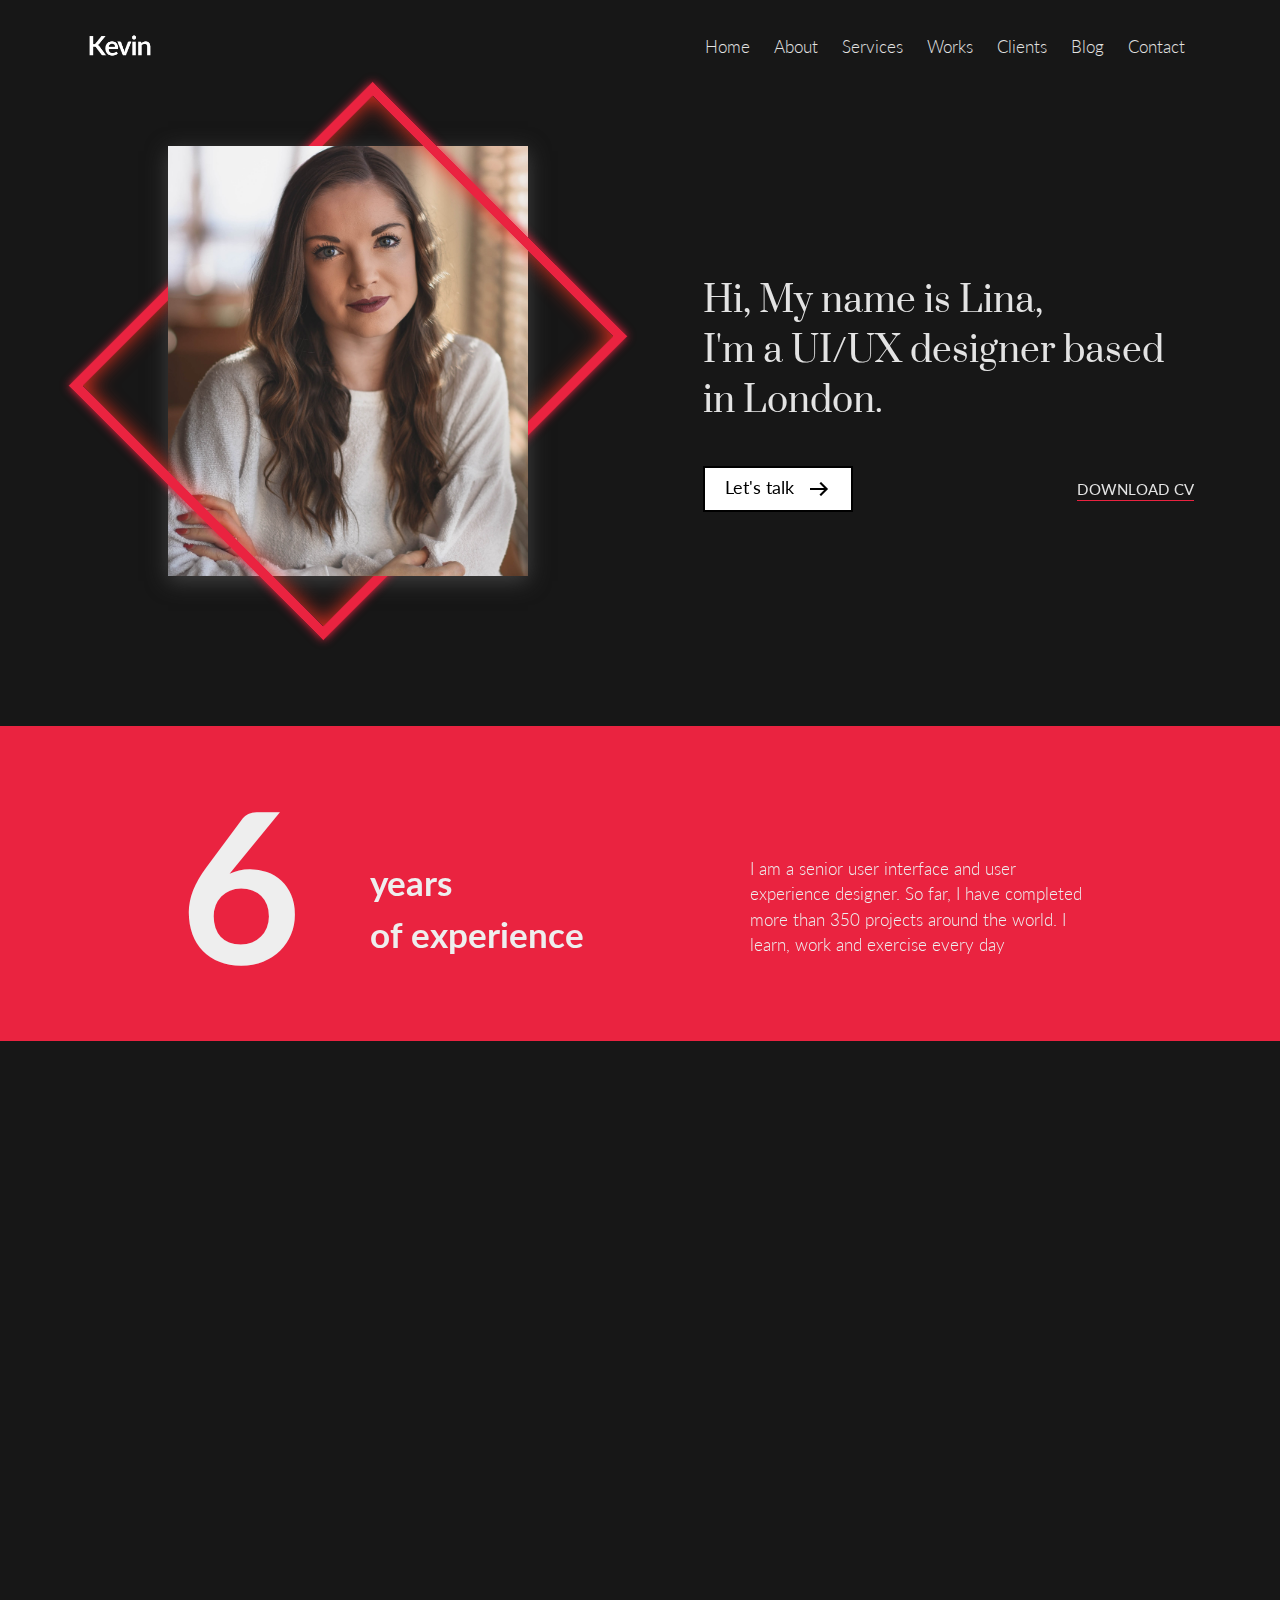
<file: index.html>
<html lang="en">

<head>
    <!-- Page title + Meta tags -->
    <meta charset="UTF-8">
    <meta name="viewport" content="width=device-width, initial-scale=1.0">
    <title>Kevin - Personal web template</title>
    <meta name="description" content="A respansive personal web template using bootstrap 4.5">
    <meta name="keywords" content="">
    <meta name="author" content="EvinCode">


    <!-- Favicon -->
    <link rel="icon" type="image/png" href="icons/favicon.png" />
    <!-- Bootstrap CSS -->
    <link rel="stylesheet" href="css/bootstrap.min.css">
    <!-- OWL SLIDER -->
    <link rel="stylesheet" href="css/owl.theme.default.min.css">
    <link rel="stylesheet" href="css/owl.carousel.min.css">
    <!-- Animate -->
    <link href="css/aos.css" rel="stylesheet">
    <!-- Main Styles -->
    <link rel="stylesheet" href="css/style.css">
    <link rel="stylesheet" href="css/respansive.css">
</head>

<body>
    <div id="home" class="tophead">
        <!-- Header -->
        <header id="myHeader">
            <div class="container">
                <div class="row justify-content-between">
                    <div class="col-3">
                        <!-- Logo -->
                        <div class="logo mt-3" draggable="true">
                            <a href="./index.html" class="lightlogo">
                                <img src="img/logo-light.png" alt="Kevin">
                            </a>
                        </div>
                        <!-- Logo end -->
                    </div>
                    <div class="col-8">
                        <div class="main-menu">
                            <!-- Normal menu -->
                            <div class="normal-menu d-none d-lg-block" draggable="true">
                                <nav>
                                    <ul>
                                        <li>
                                            <a href="#home">Home</a>
                                        </li>
                                        <li>
                                            <a href="#about">About</a>
                                        </li>
                                        <li>
                                            <a href="#services">Services</a>
                                        </li>
                                        <li>
                                            <a href="#works">Works</a>
                                        </li>
                                        <li>
                                            <a href="#clients">Clients</a>
                                        </li>
                                        <li>
                                            <a href="#blog">Blog</a>
                                        </li>
                                        <li>
                                            <a href="#contact">Contact</a>
                                        </li>
                                    </ul>
                                </nav>
                            </div>
                            <!-- Normal menu end -->
                            <!-- Mobile menu -->
                            <div class="mobile-menu d-lg-none">
                                <div id="mySidenav" class="sidenav">
                                    <a href="javascript:void(0)" class="closebtn" onclick="closeNav()">&times;</a>
                                    <a href="#home">Home</a>
                                    <a href="#about">About</a>
                                    <a href="#services">Services</a>
                                    <a href="#works">Works</a>
                                    <a href="#clients">Clients</a>
                                    <a href="#blog">Blog</a>
                                    <a href="#contact">Contact</a>
                                </div>
                                <div class="ui-menu" draggable="true" onclick="openNav()">
                                    <img class="mt-3" src="icons/menu.png">
                                </div>
                            </div>
                            <!-- Mobile menu end -->
                        </div>
                    </div>
                </div>
            </div>
        </header>
        <!-- Header end -->
        <!-- Home Section -->
        <section id="home">
            <div class="container pd-home">
                <div class="row">
                    <div class="col-xl-1"></div>
                    <div class="col-12 col-lg-5 col-xl-4">
                        <div id="design" data-aos="fade-up">

                            <img src="img/Photome.jpg">

                            <div id=rotatedBorder></div>

                            <div class=grid>
                                <div data-white></div>
                                <div></div>
                                <div></div>
                                <div data-white></div>
                            </div>

                            <div id=blend>
                                <img src="img/Photome.jpg">
                                <div class=grid>
                                    <div></div>
                                    <div data-white></div>
                                    <div data-white></div>
                                    <div></div>
                                </div>
                            </div>

                        </div>
                    </div>
                    <div class="col-lg-1"></div>
                    <div class="col-12 col-lg-6" data-aos="fade-up">
                        <div class="textHead mx-3 ml-lg-5">
                            <h1>Hi, My name is Lina,<br/>I'm a UI/UX designer based<br/>in London.</h1>
                            <div class="linksHead mt-4">
                                <button class="mt-3 float-sm-left" onclick="btnLinkFun()">Let's talk <img src="icons/right.png" class="py-1"></button>
                                <a href="#" class="mt-4 float-sm-right pt-1">DOWNLOAD CV</a>
                            </div>
                        </div>
                    </div>
                </div>
            </div>
        </section>
        <!-- Home section end -->
    </div>
    <!-- About section -->
    <section id="about">
        <div class="container" data-aos="fade-up">
            <div class="row">
                <div class="col-lg"></div>
                <div class="col-12 col-sm-4 col-md-3 col-lg-2">
                    <div class="ex-number">
                        6
                    </div>
                </div>
                <div class="col-12 col-sm-8 col-md-5 col-lg-4">
                    <div class="ex-text">
                        years<br class="d-none d-sm-block" /> of experience
                    </div>
                </div>
                <div class="col-12 col-md-4 col-lg-4">
                    <div class="about-me">
                        <p>I am a senior user interface and user experience designer. So far, I have completed more than 350 projects around the world. I learn, work and exercise every day</p>
                    </div>
                </div>
                <div class="col-lg"></div>
            </div>
        </div>
    </section>
    <!-- About section end -->
    <!-- Services Section -->
    <section id="services">
        <div class="container">
            <div class="row">
                <div class="col-12">
                    <div class="section-title" data-aos="fade-up">
                        <h2>My Services</h2>
                    </div>
                </div>
            </div>
            <div class="row">
                <div class="col-12 col-md-4" data-aos="zoom-in">
                    <div class="service-box">
                        <div class="service-icon">
                            <img src="icons/html.svg">
                        </div>
                        <h3 class="mt-4">Front-end development</h3>
                        <p class="mt-2">I will develop your business website from zero to one hundred francs. With JavaScript, React, Angular</p>
                    </div>
                </div>
                <div class="col-12 col-md-4" data-aos="zoom-in">
                    <div class="service-box">
                        <div class="service-icon">
                            <img src="icons/browser (1).svg">
                        </div>
                        <h3 class="mt-4">UX design</h3>
                        <p class="mt-2">Create a lasting and great experience for your product customers. Increase your sales and engage with them</p>
                    </div>
                </div>
                <div class="col-12 col-md-4" data-aos="zoom-in">
                    <div class="service-box">
                        <div class="service-icon">
                            <img src="icons/design.svg">
                        </div>
                        <h3 class="mt-4">Graphic design</h3>
                        <p class="mt-2">I can do digital design in all styles with high quality. Beautiful and efficient for your business</p>
                    </div>
                </div>
            </div>
        </div>
    </section>
    <!-- Services Section end -->
    <!-- Works section  -->
    <section id="works">
        <div class="container">
            <div class="row">
                <div class="col-12">
                    <div class="section-title" data-aos="fade-up">
                        <h2>Feature works</h2>
                    </div>
                </div>
            </div>
            <div class="row">
                <div class="col-12 col-md-6 col-lg-4" data-aos="zoom-out">
                    <div class="awork">
                        <a href="./work-detail.html">
                            <img src="img/work (1).jpg" alt="Project">
                            <div class="overlay">
                                <div class="textwork">Graphic design project</div>
                            </div>
                        </a>
                    </div>
                </div>
                <div class="col-12 col-md-6 col-lg-4" data-aos="zoom-out">
                    <div class="awork">
                        <a href="./work-detail.html">
                            <img src="img/work (2).jpg" alt="Project">
                            <div class="overlay">
                                <div class="textwork">Banner design project</div>
                            </div>
                        </a>
                    </div>
                </div>
                <div class="col-12 col-md-6 col-lg-4" data-aos="zoom-out">
                    <div class="awork">
                        <a href="./work-detail.html">
                            <img src="img/work (3).jpg" alt="Project">
                            <div class="overlay">
                                <div class="textwork">UI/UX design for Envato</div>
                            </div>
                        </a>
                    </div>
                </div>
                <div class="col-12 col-md-6 col-lg-4" data-aos="zoom-out">
                    <div class="awork">
                        <a href="./work-detail.html">
                            <img src="img/work (4).jpg" alt="Project">
                            <div class="overlay">
                                <div class="textwork">EvinCode web design</div>
                            </div>
                        </a>
                    </div>
                </div>
                <div class="col-12 col-md-6 col-lg-4" data-aos="zoom-out">
                    <div class="awork">
                        <a href="./work-detail.html">
                            <img src="img/work (5).jpg" alt="Project">
                            <div class="overlay">
                                <div class="textwork">Web development</div>
                            </div>
                        </a>
                    </div>
                </div>
                <div class="col-12 col-md-6 col-lg-4" data-aos="zoom-out">
                    <div class="awork">
                        <a href="./work-detail.html">
                            <img src="img/work (6).jpg" alt="Project">
                            <div class="overlay">
                                <div class="textwork">Hello World</div>
                            </div>
                        </a>
                    </div>
                </div>
            </div>
            <div class="row">
                <div class="col-12">
                    <div class="viewmore">
                        <a href="./works.html" data-aos="fade-up"> View more </a>
                    </div>
                </div>
            </div>
        </div>
    </section>
    <!-- Works section end -->
    <!-- Clients section -->
    <section id="clients">
        <div class="container">
            <div class="row">
                <div class="col-12">
                    <div class="sectitle-two" data-aos="fade-up">
                        <h2>Clients say</h2>
                    </div>
                </div>
            </div>
            <div class="row">
                <div class="col-12">
                    <div class="owl-carousel">
                        <div data-aos="fade-up" data-aos-anchor-placement="bottom-bottom">
                            <div class="client">
                                <img src="img/clientsme (1).jpg" alt="Alex" width="75px" height="75px">
                                <h4 class="mt-3">Alex Joury</h4>
                                <small class="client-job my-1">Digital marketer</small>
                                <p class="my-2">Lina is a very professional person and she helped us a lot. Wishing you a lot of success for dear Lina</p>
                            </div>
                        </div>
                        <div data-aos="fade-up" data-aos-anchor-placement="bottom-bottom">
                            <div class="client">
                                <img src="img/client (1).jpg" alt="Alex" width="75px" height="75px">
                                <h4 class="mt-3">Helia Yousefi</h4>
                                <small class="client-job my-1">Software Engineer at Google</small>
                                <p class="my-2">We had a great and exciting project. We had a good cooperation and they are very responsible and professional</p>
                            </div>
                        </div>
                        <div data-aos="fade-up" data-aos-anchor-placement="bottom-bottom">
                            <div class="client">
                                <img src="img/client (2).jpg" alt="Alex" width="75px" height="75px">
                                <h4 class="mt-3">Patrick Powell</h4>
                                <small class="client-job my-1">CEO of coca</small>
                                <p class="my-2">She is very committed and regular in her work. We had more than 5 big projects together.</p>
                            </div>
                        </div>

                        <div data-aos="fade-up" data-aos-anchor-placement="bottom-bottom">
                            <div class="client">
                                <img src="img/client (3).jpg" alt="Alex" width="75px" height="75px">
                                <h4 class="mt-3">Conor Livingston</h4>
                                <small class="client-job my-1">Founder of EvinCode</small>
                                <p class="my-2">We had a great and exciting project. We had a good cooperation and they are very responsible and professional</p>
                            </div>
                        </div>
                    </div>
                </div>
            </div>
        </div>
    </section>
    <!-- Clients section end -->
    <!-- Blog Section -->
    <section id="blog">
        <div class="container">
            <div class="row">
                <div class="col-12">
                    <div class="section-title" data-aos="fade-up">
                        <h2>Latest post</h2>
                    </div>
                </div>
            </div>
            <div class="row">
                <div class="col-12 col-sm-6 col-md-4" data-aos="zoom-out">
                    <div class="blogpost pb-3">
                        <figure>
                            <img src="img/blog (1).jpg" alt="">
                        </figure>
                        <div class="pbox">
                            <div class="post-date">
                                <img src="icons/event.svg" class="mr-1"> June 02, 2020
                            </div>
                            <h3 class="mt-3">
                                <a href="./post-detail.html">Remote working tips for UX design teams</a>
                            </h3>
                        </div>
                    </div>
                </div>
                <div class="col-12 col-sm-6 col-md-4" data-aos="zoom-out">
                    <div class="blogpost pb-3">
                        <figure>
                            <img src="img/blog (2).jpg" alt="">
                        </figure>
                        <div class="pbox">
                            <div class="post-date">
                                <img src="icons/event.svg" class="mr-1"> June 02, 2020
                            </div>
                            <h3 class="mt-3">
                                <a href="./post-detail.html">Finding Animation’s Place in Web Design</a>
                            </h3>
                        </div>
                    </div>
                </div>
                <div class="col-12 col-sm-6 col-md-4" data-aos="zoom-out">
                    <div class="blogpost pb-3">
                        <figure>
                            <img src="img/blog (3).jpg" alt="">
                        </figure>
                        <div class="pbox">
                            <div class="post-date">
                                <img src="icons/event.svg" class="mr-1"> June 02, 2020
                            </div>
                            <h3 class="mt-3">
                                <a href="./post-detail.html">How to Design Your Site to Make it Super-fast</a>
                            </h3>
                        </div>
                    </div>
                </div>
            </div>
            <div class="row">
                <div class="col-12">
                    <div class="viewmore" data-aos="fade-up">
                        <a href="./Blog.html"> View more </a>
                    </div>
                </div>
            </div>
        </div>
    </section>
    <!-- Blog Section end -->

    <!-- Contact Section -->
    <section id="contact">
        <div class="container">
            <div class="row pcnt pb-4">
                <div class="col-lg"></div>
                <div class="col-12 col-md-7 col-lg-6">
                    <div class="talk-sec" data-aos="fade-up">
                        <h2>Let's talk together.<br class="d-none d-md-block" /> I'm ready to talk with you</h2>
                        <p class="py-1">You can use contact form or use other way to contact me. I'll happy to talk with you. Are you ready to start a project with me?</p>
                    </div>
                </div>
                <div class="col-12 col-md-5 col-lg-4">
                    <div class="contact-box mb-4" data-aos="zoom-out">
                        <ul>
                            <li>
                                <img src="icons/mail-white-24dp.svg" class="mr-1"> hi@linatheme.com
                            </li>
                            <li>
                                <img src="icons/phone-white-24dp.svg" class="mr-1"> +1-5429-301
                            </li>
                            <li>
                                <img src="icons/location_on-white-24dp.svg" class="mr-1"> London, UK
                            </li>
                        </ul>
                    </div>
                </div>
                <div class="col-lg"></div>
            </div>
            <div class="row" data-aos="fade-up">
                <div class="col"></div>
                <div class="col-10">
                    <form action="" class="contact-form">
                        <input type="text" name="fullname" id="name" placeholder="Your Name">
                        <input type="email" name="email" id="email" placeholder="Your Email">
                        <input type="text" name="subject" id="subject" placeholder="Subject">
                        <textarea name="message" id="message" cols="30" rows="5" placeholder="Your message"></textarea>
                        <input type="submit" id="submit" value="Send message">
                    </form>
                </div>
                <div class="col"></div>
            </div>
        </div>
    </section>
    <!-- Contact Section end -->

    <!-- Footer -->
    <footer id="footerlina">
        <div class="container">
            <div class="row">
                <div class="col-12">
                    <div class="footercontent" data-aos="zoom-in-up">
                        <div class="logo pt-5 pb-4" draggable="true">
                            <a href="#" class="lightlogo">
                                <img src="img/logo-light.png" alt="Kevin">
                            </a>
                        </div>
                        <ul class="fo-socialmedia">
                            <li>
                                <a href="#"><img src="icons/twitter.svg" alt="twitter"></a>
                            </li>
                            <li>
                                <a href="#"><img src="icons/instagram.svg" alt="instagram"></a>
                            </li>
                            <li>
                                <a href="#"><img src="icons/facebook.svg" alt="facebook"></a>
                            </li>
                        </ul>
                        <div class="copyright pt-2 pb-4">
                            ℗ 2020 Kevin theme, Created by EvinCode
                        </div>
                    </div>
                </div>
            </div>
        </div>
    </footer>
    <!-- Footer end -->
    <!-- Optional JavaScript -->
    <!-- jQuery first, then Popper.js, then Bootstrap JS -->
    <script src="js/jquery-3.5.1.slim.min.js"></script>
    <script src="js/popper.min.js"></script>
    <script src="js/bootstrap.min.js"></script>
    <!-- OWL SLIDER -->
    <script src="js/owl.carousel.min.js"></script>
    <!-- Animate -->
    <script src="js/aos.js"></script>
    <script>
        /* Mobile menu */
        function openNav() {
            document.getElementById("mySidenav").style.width = "250px";
        }

        function closeNav() {
            document.getElementById("mySidenav").style.width = "0";
        }

        /* Clients Slider */
        $(document).ready(function() {
            $('.owl-carousel').owlCarousel({
                loop: true,
                margin: 20,
                nav: true,
                responsive: {
                    0: {
                        items: 1
                    },
                    600: {
                        items: 2
                    },
                    1000: {
                        items: 3
                    }
                }
            })

        });

        // Header sticky
        window.onscroll = function() {
            myFunction()
        };
        var header = document.getElementById("myHeader");
        var sticky = header.offsetTop;

        function myFunction() {
            if (window.pageYOffset > sticky) {
                header.classList.add("headersticky");
            } else {
                header.classList.remove("headersticky");
            }
        }


        // button link to contact section
        function btnLinkFun() {
            window.location.href = '/index.html#contact';
        }
        AOS.init();
    </script>
</body>

</html>
</file>
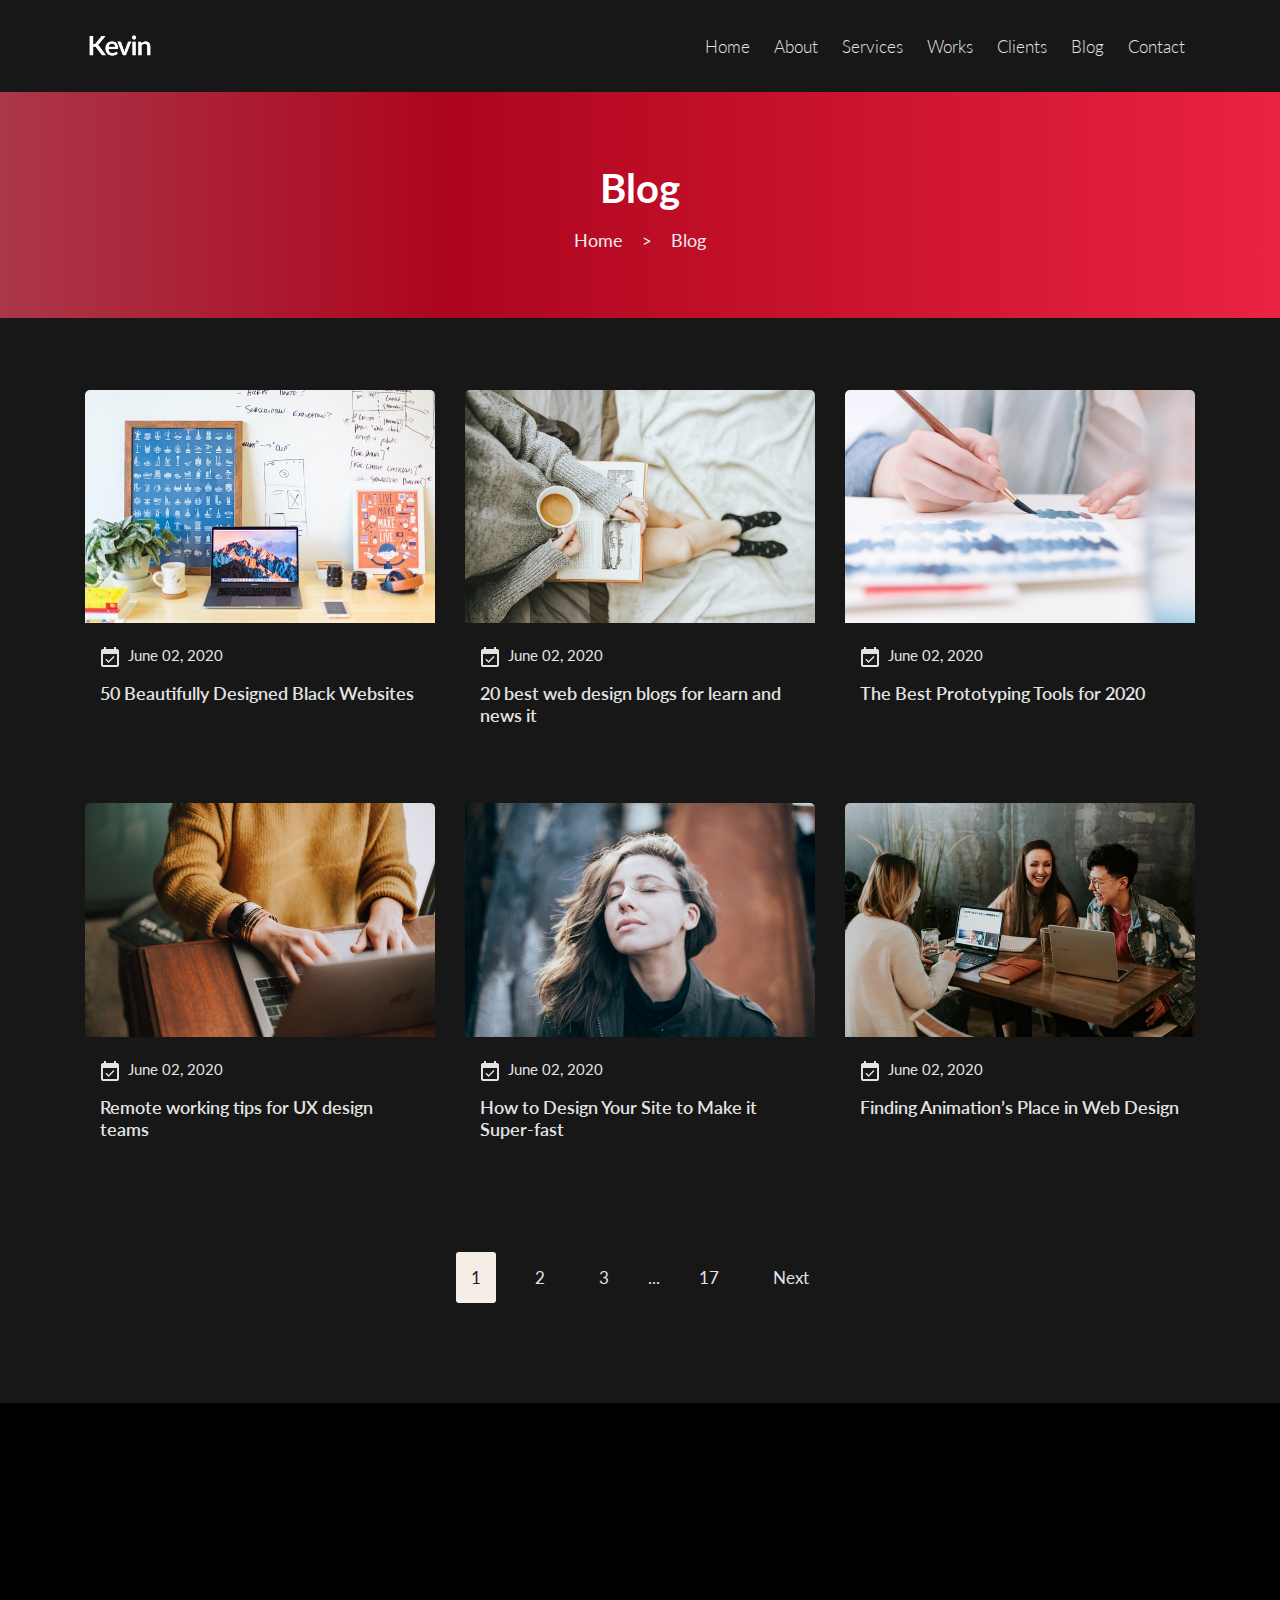
<file: Blog.html>
<html lang="en">

<head>
    <!-- Page title + Meta tags -->
    <meta charset="UTF-8">
    <meta name="viewport" content="width=device-width, initial-scale=1.0">
    <title>Blog - Kevin</title>
    <meta name="description" content="A respansive personal web template using bootstrap 4.5">
    <meta name="keywords" content="">
    <meta name="author" content="EvinCode">


    <!-- Favicon -->
    <link rel="icon" type="image/png" href="icons/favicon.png" />

    <!-- Main Styles -->
    <link rel="stylesheet" href="css/style.css">
    <!-- Animate -->
    <link href="css/aos.css" rel="stylesheet">
    <!-- Bootstrap CSS -->
    <link rel="stylesheet" href="css/bootstrap.min.css">
    <link rel="stylesheet" href="css/respansive.css">
</head>

<body>
    <!-- Header -->
    <header id="myHeader">
        <div class="container">
            <div class="row justify-content-between">
                <div class="col-3">
                    <!-- Logo -->
                    <div class="logo mt-3" draggable="true">
                        <a href="./index.html">
                            <img src="img/logo-light.png" alt="Kevin">
                        </a>
                    </div>
                    <!-- Logo end -->
                </div>
                <div class="col-8">
                    <div class="main-menu">
                        <!-- Normal menu -->
                        <div class="normal-menu d-none d-lg-block" draggable="true">
                            <nav>
                                <ul>
                                    <li>
                                        <a href="#home">Home</a>
                                    </li>
                                    <li>
                                        <a href="#about">About</a>
                                    </li>
                                    <li>
                                        <a href="#services">Services</a>
                                    </li>
                                    <li>
                                        <a href="#works">Works</a>
                                    </li>
                                    <li>
                                        <a href="#clients">Clients</a>
                                    </li>
                                    <li>
                                        <a href="#blog">Blog</a>
                                    </li>
                                    <li>
                                        <a href="#contact">Contact</a>
                                    </li>
                                </ul>
                            </nav>
                        </div>
                        <!-- Normal menu end -->
                        <!-- Mobile menu -->
                        <div class="mobile-menu d-lg-none">
                            <div id="mySidenav" class="sidenav">
                                <a href="javascript:void(0)" class="closebtn" onclick="closeNav()">&times;</a>
                                <a href="#home">Home</a>
                                <a href="#about">About</a>
                                <a href="#services">Services</a>
                                <a href="#works">Works</a>
                                <a href="#clients">Clients</a>
                                <a href="#blog">Blog</a>
                                <a href="#contact">Contact</a>
                            </div>
                            <div class="ui-menu" draggable="true" onclick="openNav()">
                                <img class="mt-3" src="icons/menu.png">
                            </div>
                        </div>
                        <!-- Mobile menu end -->
                    </div>
                </div>
            </div>
        </div>
    </header>
    <!-- Header end -->
    <!-- Page title -->
    <section class="page-title my-3">
        <div class="container">
            <div class="row">
                <div class="col-12">
                    <div class="pageinfo py-5">
                        <h1 class="pt-4">Blog</h1>
                        <div class="page-breadcrumb">
                            <ul>
                                <li><a href="./index.html">Home</a></li> >
                                <li><a href="#">Blog</a></li>
                            </ul>
                        </div>
                    </div>
                </div>
            </div>
        </div>
    </section>
    <!-- Page title end -->
    <!-- Blog Archive -->
    <div class="blog-archive my-5 pt-4">
        <div class="container">
            <div class="row">
                <div class="col-12 col-sm-6 col-md-4 mb-5">
                    <div class="blogpost pb-3">
                        <figure>
                            <img src="img/blog (1).jpg" alt="">
                        </figure>
                        <div class="pbox">
                            <div class="post-date">
                                <img src="icons/event.svg" class="mr-1"> June 02, 2020
                            </div>
                            <h3 class="mt-3">
                                <a href="./post-detail.html">50 Beautifully Designed Black Websites</a>
                            </h3>
                        </div>
                    </div>
                </div>
                <div class="col-12 col-sm-6 col-md-4 mb-5">
                    <div class="blogpost pb-3">
                        <figure>
                            <img src="img/blog (2).jpg" alt="">
                        </figure>
                        <div class="pbox">
                            <div class="post-date">
                                <img src="icons/event.svg" class="mr-1"> June 02, 2020
                            </div>
                            <h3 class="mt-3">
                                <a href="./post-detail.html">20 best web design blogs for learn and news it</a>
                            </h3>
                        </div>
                    </div>
                </div>
                <div class="col-12 col-sm-6 col-md-4 mb-5">
                    <div class="blogpost pb-3">
                        <figure>
                            <img src="img/blog (3).jpg" alt="">
                        </figure>
                        <div class="pbox">
                            <div class="post-date">
                                <img src="icons/event.svg" class="mr-1"> June 02, 2020
                            </div>
                            <h3 class="mt-3">
                                <a href="./post-detail.html">The Best Prototyping Tools for 2020</a>
                            </h3>
                        </div>
                    </div>
                </div>
                <div class="col-12 col-sm-6 col-md-4 mb-5">
                    <div class="blogpost pb-3">
                        <figure>
                            <img src="img/blog (4).jpg" alt="">
                        </figure>
                        <div class="pbox">
                            <div class="post-date">
                                <img src="icons/event.svg" class="mr-1"> June 02, 2020
                            </div>
                            <h3 class="mt-3">
                                <a href="./post-detail.html">Remote working tips for UX design teams</a>
                            </h3>
                        </div>
                    </div>
                </div>
                <div class="col-12 col-sm-6 col-md-4 mb-5">
                    <div class="blogpost pb-3">
                        <figure>
                            <img src="img/blog (5).jpg" alt="">
                        </figure>
                        <div class="pbox">
                            <div class="post-date">
                                <img src="icons/event.svg" class="mr-1"> June 02, 2020
                            </div>
                            <h3 class="mt-3">
                                <a href="./post-detail.html">How to Design Your Site to Make it Super-fast</a>
                            </h3>
                        </div>
                    </div>
                </div>
                <div class="col-12 col-sm-6 col-md-4 mb-5">
                    <div class="blogpost pb-3">
                        <figure>
                            <img src="img/blog (6).jpg" alt="">
                        </figure>
                        <div class="pbox">
                            <div class="post-date">
                                <img src="icons/event.svg" class="mr-1"> June 02, 2020
                            </div>
                            <h3 class="mt-3">
                                <a href="./post-detail.html">Finding Animation’s Place in Web Design</a>
                            </h3>
                        </div>
                    </div>
                </div>
            </div>
            <div class="row py-5">
                <div class="col-12">
                    <div class="page-count">
                        <ul>
                            <li class="active"><a href="#">1</a></li>
                            <li><a href="#">2</a></li>
                            <li><a href="#">3</a></li>
                            <li>...</li>
                            <li><a href="#">17</a></li>
                            <li><a href="#">Next</a></li>
                        </ul>
                    </div>
                </div>
            </div>
        </div>
    </div>
    <!-- Blog Archive end -->

    <!-- Footer -->
    <footer id="footerlina">
        <div class="container">
            <div class="row">
                <div class="col-12">
                    <div class="footercontent" data-aos="zoom-in-up">
                        <div class="logo pt-5 pb-4" draggable="true">
                            <a href="#" class="lightlogo">
                                <img src="img/logo-light.png" alt="Kevin">
                            </a>
                        </div>
                        <ul class="fo-socialmedia">
                            <li>
                                <a href="#"><img src="icons/twitter.svg" alt="twitter"></a>
                            </li>
                            <li>
                                <a href="#"><img src="icons/instagram.svg" alt="instagram"></a>
                            </li>
                            <li>
                                <a href="#"><img src="icons/facebook.svg" alt="facebook"></a>
                            </li>
                        </ul>
                        <div class="copyright pt-2 pb-4">
                            ℗ 2020 Kevin theme, Created by EvinCode
                        </div>
                    </div>
                </div>
            </div>
        </div>
    </footer>
    <!-- Footer end -->
    <!-- Optional JavaScript -->
    <!-- jQuery first, then Popper.js, then Bootstrap JS -->
    <script src="js/jquery-3.5.1.slim.min.js"></script>
    <script src="js/popper.min.js"></script>
    <script src="js/bootstrap.min.js"></script>
    <!-- Animate -->
    <script src="js/aos.js"></script>
    <script>
        /* Mobile menu */
        function openNav() {
            document.getElementById("mySidenav").style.width = "250px";
        }

        function closeNav() {
            document.getElementById("mySidenav").style.width = "0";
        }
        // Header sticky
        window.onscroll = function() {
            myFunction()
        };
        var header = document.getElementById("myHeader");
        var sticky = header.offsetTop;

        function myFunction() {
            if (window.pageYOffset > sticky) {
                header.classList.add("headersticky");
            } else {
                header.classList.remove("headersticky");
            }
        }
        // animate start
        AOS.init();
    </script>
</body>

</html>
</file>
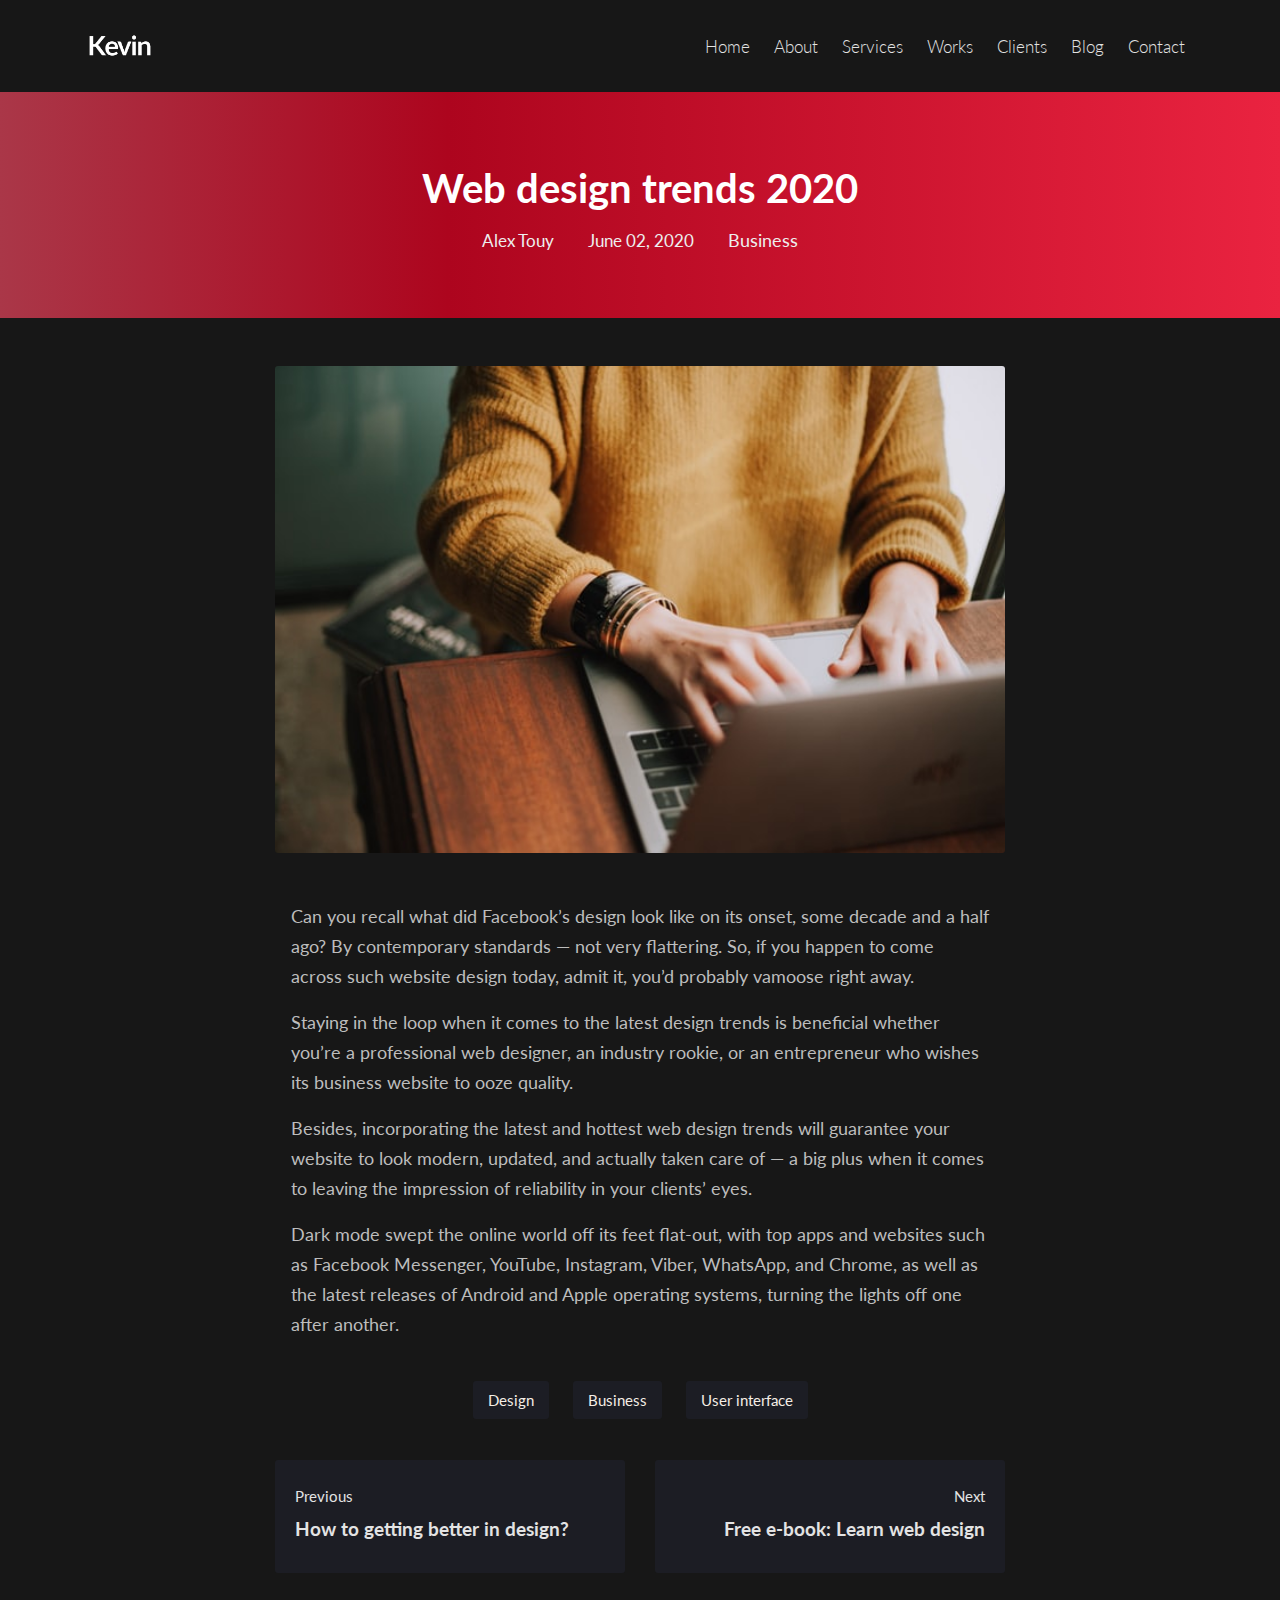
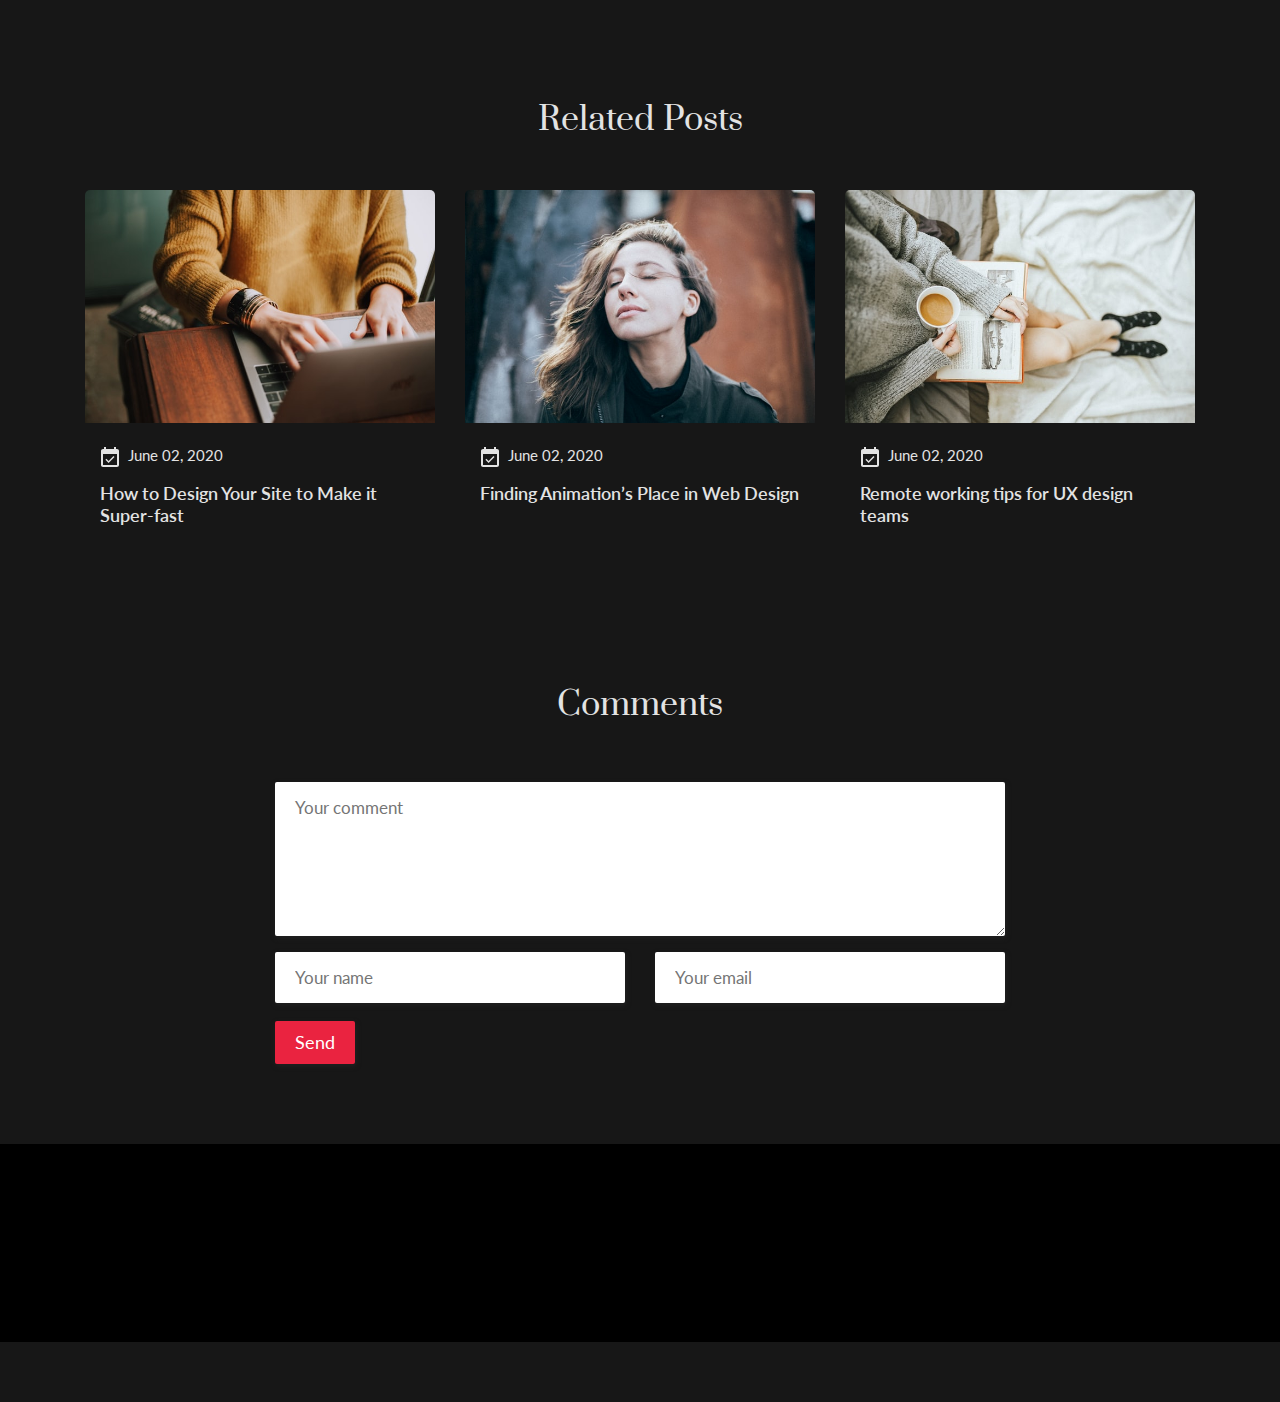
<file: post-detail.html>
<html lang="en">

<head>
    <!-- Page title + Meta tags -->
    <meta charset="UTF-8">
    <meta name="viewport" content="width=device-width, initial-scale=1.0">
    <title>Article Page - Kevin</title>
    <meta name="description" content="A respansive personal web template using bootstrap 4.5">
    <meta name="keywords" content="">
    <meta name="author" content="EvinCode">


    <!-- Favicon -->
    <link rel="icon" type="image/png" href="icons/favicon.png" />

    <!-- Main Styles -->
    <link rel="stylesheet" href="css/style.css">
    <!-- Animate -->
    <link href="css/aos.css" rel="stylesheet">
    <!-- Bootstrap CSS -->
    <link rel="stylesheet" href="css/bootstrap.min.css">
    <link rel="stylesheet" href="css/respansive.css">
</head>

<body>
    <!-- Header -->
    <header id="myHeader">
        <div class="container">
            <div class="row justify-content-between">
                <div class="col-3">
                    <!-- Logo -->
                    <div class="logo mt-3" draggable="true">
                        <a href="./index.html">
                            <img src="img/logo-light.png" alt="Kevin">
                        </a>
                    </div>
                    <!-- Logo end -->
                </div>
                <div class="col-8">
                    <div class="main-menu">
                        <!-- Normal menu -->
                        <div class="normal-menu d-none d-lg-block" draggable="true">
                            <nav>
                                <ul>
                                    <li>
                                        <a href="#home">Home</a>
                                    </li>
                                    <li>
                                        <a href="#about">About</a>
                                    </li>
                                    <li>
                                        <a href="#services">Services</a>
                                    </li>
                                    <li>
                                        <a href="#works">Works</a>
                                    </li>
                                    <li>
                                        <a href="#clients">Clients</a>
                                    </li>
                                    <li>
                                        <a href="#blog">Blog</a>
                                    </li>
                                    <li>
                                        <a href="#contact">Contact</a>
                                    </li>
                                </ul>
                            </nav>
                        </div>
                        <!-- Normal menu end -->
                        <!-- Mobile menu -->
                        <div class="mobile-menu d-lg-none">
                            <div id="mySidenav" class="sidenav">
                                <a href="javascript:void(0)" class="closebtn" onclick="closeNav()">&times;</a>
                                <a href="#home">Home</a>
                                <a href="#about">About</a>
                                <a href="#services">Services</a>
                                <a href="#works">Works</a>
                                <a href="#clients">Clients</a>
                                <a href="#blog">Blog</a>
                                <a href="#contact">Contact</a>
                            </div>
                            <div class="ui-menu" draggable="true" onclick="openNav()">
                                <img class="mt-3" src="icons/menu.png">
                            </div>
                        </div>
                        <!-- Mobile menu end -->
                    </div>
                </div>
            </div>
        </div>
    </header>
    <!-- Header end -->

    <!-- Page title -->
    <section class="page-title my-3">
        <div class="container">
            <div class="row">
                <div class="col-12">
                    <div class="pageinfo py-5">
                        <h1 class="pt-4">Web design trends 2020</h1>
                        <div class="post-info page-breadcrumb">
                            <ul>
                                <li class="author">Alex Touy</li>
                                <li class="date-publish">June 02, 2020</li>
                                <li class="post-category">
                                    <a href="#">Business</a>
                                </li>
                            </ul>
                        </div>
                    </div>
                </div>
            </div>
        </div>
    </section>
    <!-- Page title end -->
    <div class="container mt-5">
        <div class="row">
            <div class="col-md"></div>
            <div class="col-12 col-md-8">
                <div class="my-post">
                    <div class="post-img">
                        <img src="img/blog (4).jpg" alt="">
                    </div>
                    <div class="post-content my-5 px-3">
                        <p>Can you recall what did Facebook’s design look like on its onset, some decade and a half ago? By contemporary standards — not very flattering. So, if you happen to come across such website design today, admit it, you’d probably
                            vamoose right away.</p>
                        <p>Staying in the loop when it comes to the latest design trends is beneficial whether you’re a professional web designer, an industry rookie, or an entrepreneur who wishes its business website to ooze quality.</p>
                        <p>Besides, incorporating the latest and hottest web design trends will guarantee your website to look modern, updated, and actually taken care of — a big plus when it comes to leaving the impression of reliability in your clients’
                            eyes.
                        </p>
                        <p>Dark mode swept the online world off its feet flat-out, with top apps and websites such as Facebook Messenger, YouTube, Instagram, Viber, WhatsApp, and Chrome, as well as the latest releases of Android and Apple operating systems,
                            turning the lights off one after another.</p>
                    </div>
                    <!-- Post tags -->
                    <div class="tags mb-5">
                        <ul>
                            <li><a href="./Blog.html">Design</a></li>
                            <li><a href="./Blog.html">Business</a></li>
                            <li><a href="./Blog.html">User interface</a></li>
                        </ul>
                    </div>
                    <!-- Post tags end -->
                </div>
                <div class="row my-5">
                    <div class="col-6">
                        <a href="#">
                            <div class="pre-post pnp-blog">
                                <div class="preandnext">Previous</div>
                                <h3>How to getting better in design?</h3>
                            </div>
                        </a>
                    </div>
                    <div class="col-6">
                        <a href="#">
                            <div class="next-post pnp-blog">
                                <div class="preandnext">Next</div>
                                <h3>Free e-book: Learn web design</h3>
                            </div>
                        </a>
                    </div>
                </div>
            </div>
            <div class="col-md"></div>
        </div>
    </div>
    <!-- Related Posts -->
    <section id="morearticle">
        <div class="container">
            <div class="row">
                <div class="col-12">
                    <div class="sec-more">
                        <h2>Related Posts</h2>
                    </div>
                </div>
            </div>
            <div class="row">
                <div class="col-12 col-sm-6 col-md-4">
                    <div class="blogpost pb-3">
                        <figure>
                            <img src="img/blog (4).jpg" alt="">
                        </figure>
                        <div class="pbox">
                            <div class="post-date">
                                <img src="icons/event.svg" class="mr-1"> June 02, 2020
                            </div>
                            <h3 class="mt-3">
                                <a href="./post-detail.html">How to Design Your Site to Make it Super-fast</a>
                            </h3>
                        </div>
                    </div>
                </div>
                <div class="col-12 col-sm-6 col-md-4">
                    <div class="blogpost pb-3">
                        <figure>
                            <img src="img/blog (5).jpg" alt="">
                        </figure>
                        <div class="pbox">
                            <div class="post-date">
                                <img src="icons/event.svg" class="mr-1"> June 02, 2020
                            </div>
                            <h3 class="mt-3">
                                <a href="./post-detail.html">Finding Animation’s Place in Web Design</a>
                            </h3>
                        </div>
                    </div>
                </div>
                <div class="col-12 col-sm-6 col-md-4">
                    <div class="blogpost pb-3">
                        <figure>
                            <img src="img/blog (2).jpg" alt="">
                        </figure>
                        <div class="pbox">
                            <div class="post-date">
                                <img src="icons/event.svg" class="mr-1"> June 02, 2020
                            </div>
                            <h3 class="mt-3">
                                <a href="./post-detail.html">Remote working tips for UX design teams</a>
                            </h3>
                        </div>
                    </div>
                </div>
            </div>
        </div>
    </section>
    <!-- Related Posts end -->
    <!-- Comments -->
    <div class="container mb-5">
        <div class="row">
            <div class="col-md"></div>
            <div class="col-12 col-md-8">
                <div class="comments mb-4">
                    <div class="sec-more">
                        <h2>Comments</h2>
                    </div>
                    <form action="" class="sendcomment">
                        <textarea name="yourcomment" id="your-comment" cols="30" rows="5" placeholder="Your comment"></textarea>
                        <input type="text" id="cm-name" placeholder="Your name">
                        <input type="email" id="cm-email" placeholder="Your email">
                        <input type="submit" id="submit" value="Send">
                    </form>
                </div>
            </div>
            <div class="col-md"></div>
        </div>
    </div>
    <!-- Comments end -->




    <!-- Footer -->
    <footer id="footerlina">
        <div class="container">
            <div class="row">
                <div class="col-12">
                    <div class="footercontent" data-aos="zoom-in-up">
                        <div class="logo pt-5 pb-4" draggable="true">
                            <a href="#" class="lightlogo">
                                <img src="img/logo-light.png" alt="Kevin">
                            </a>
                        </div>
                        <ul class="fo-socialmedia">
                            <li>
                                <a href="#"><img src="icons/twitter.svg" alt="twitter"></a>
                            </li>
                            <li>
                                <a href="#"><img src="icons/instagram.svg" alt="instagram"></a>
                            </li>
                            <li>
                                <a href="#"><img src="icons/facebook.svg" alt="facebook"></a>
                            </li>
                        </ul>
                        <div class="copyright pt-2 pb-4">
                            ℗ 2020 Kevin theme, Created by EvinCode
                        </div>
                    </div>
                </div>
            </div>
        </div>
    </footer>
    <!-- Footer end -->
    <!-- Optional JavaScript -->
    <!-- jQuery first, then Popper.js, then Bootstrap JS -->
    <script src="js/jquery-3.5.1.slim.min.js"></script>
    <script src="js/popper.min.js"></script>
    <script src="js/bootstrap.min.js"></script>
    <!-- Animate -->
    <script src="js/aos.js"></script>
    <script>
        /* Mobile menu */
        function openNav() {
            document.getElementById("mySidenav").style.width = "250px";
        }

        function closeNav() {
            document.getElementById("mySidenav").style.width = "0";
        }
        // Header sticky
        window.onscroll = function() {
            myFunction()
        };
        var header = document.getElementById("myHeader");
        var sticky = header.offsetTop;

        function myFunction() {
            if (window.pageYOffset > sticky) {
                header.classList.add("headersticky");
            } else {
                header.classList.remove("headersticky");
            }
        }
        // animate start
        AOS.init();
    </script>
</body>

</html>
</file>
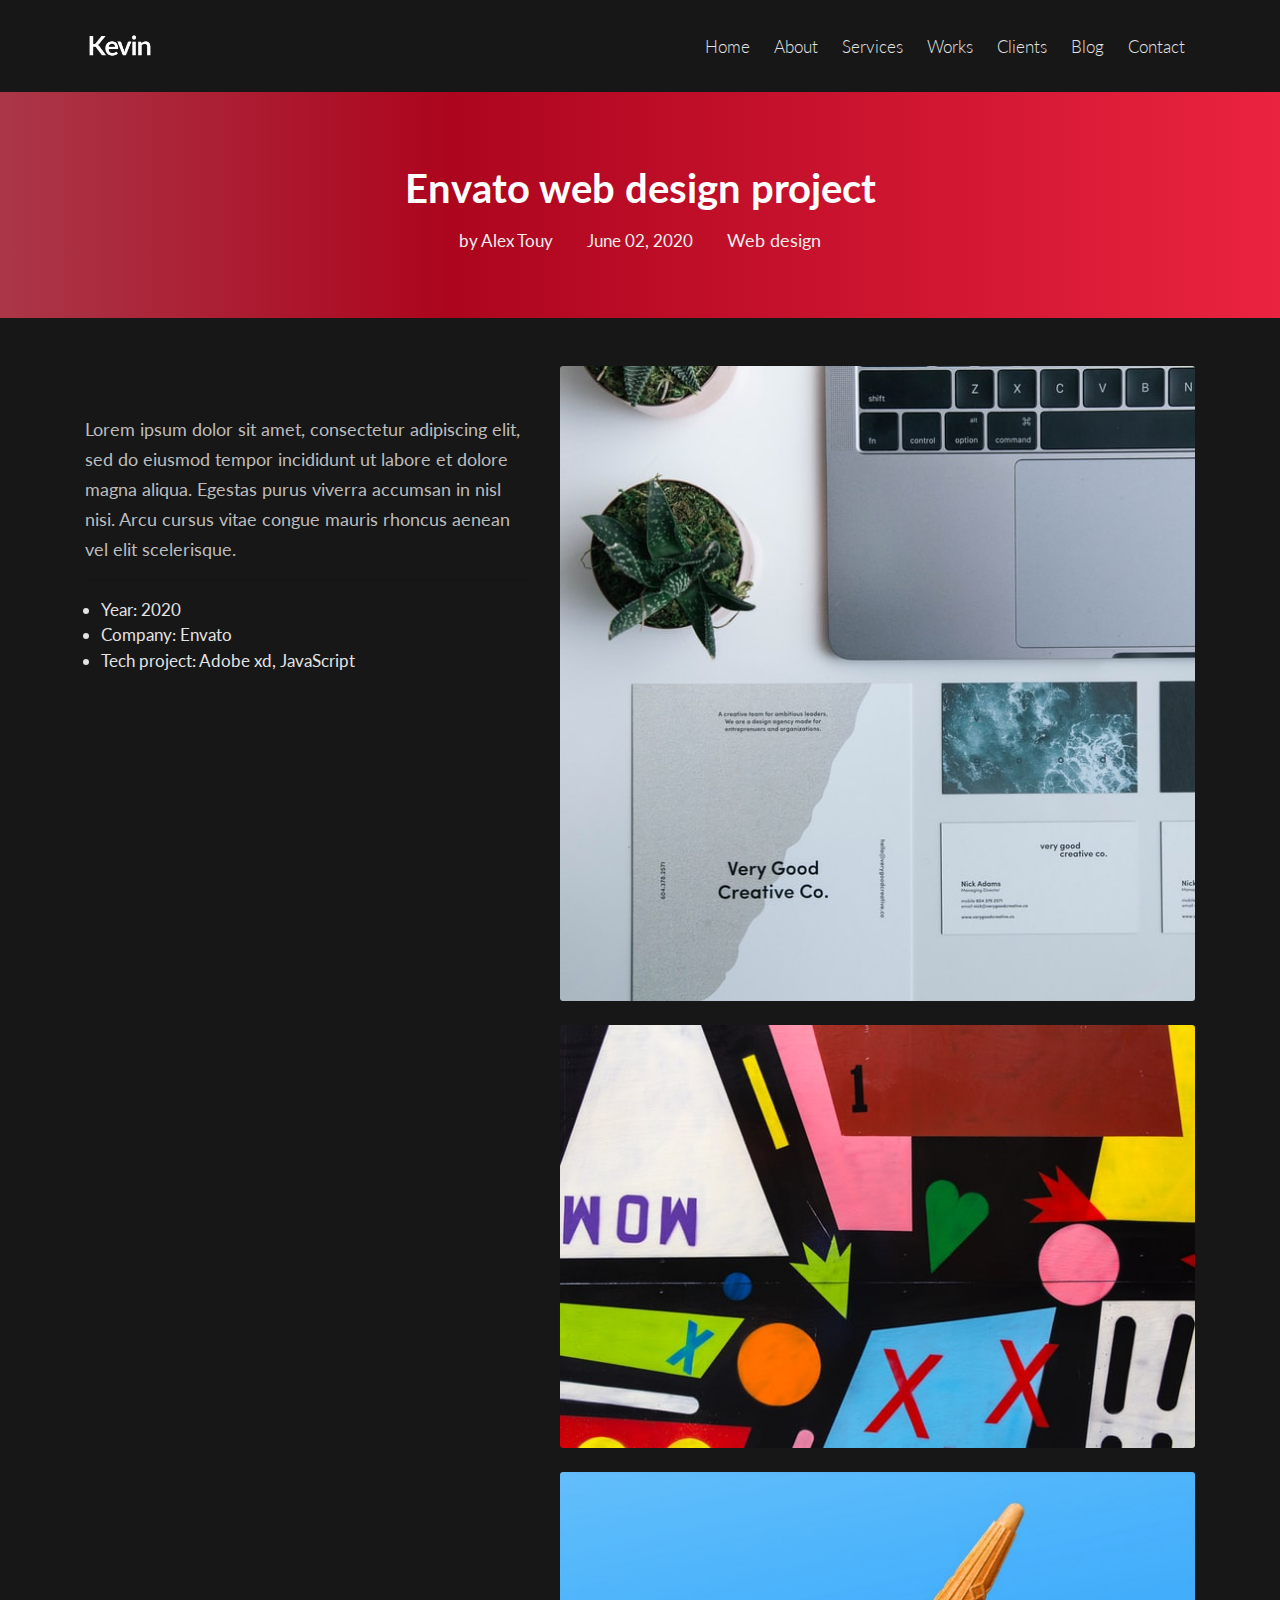
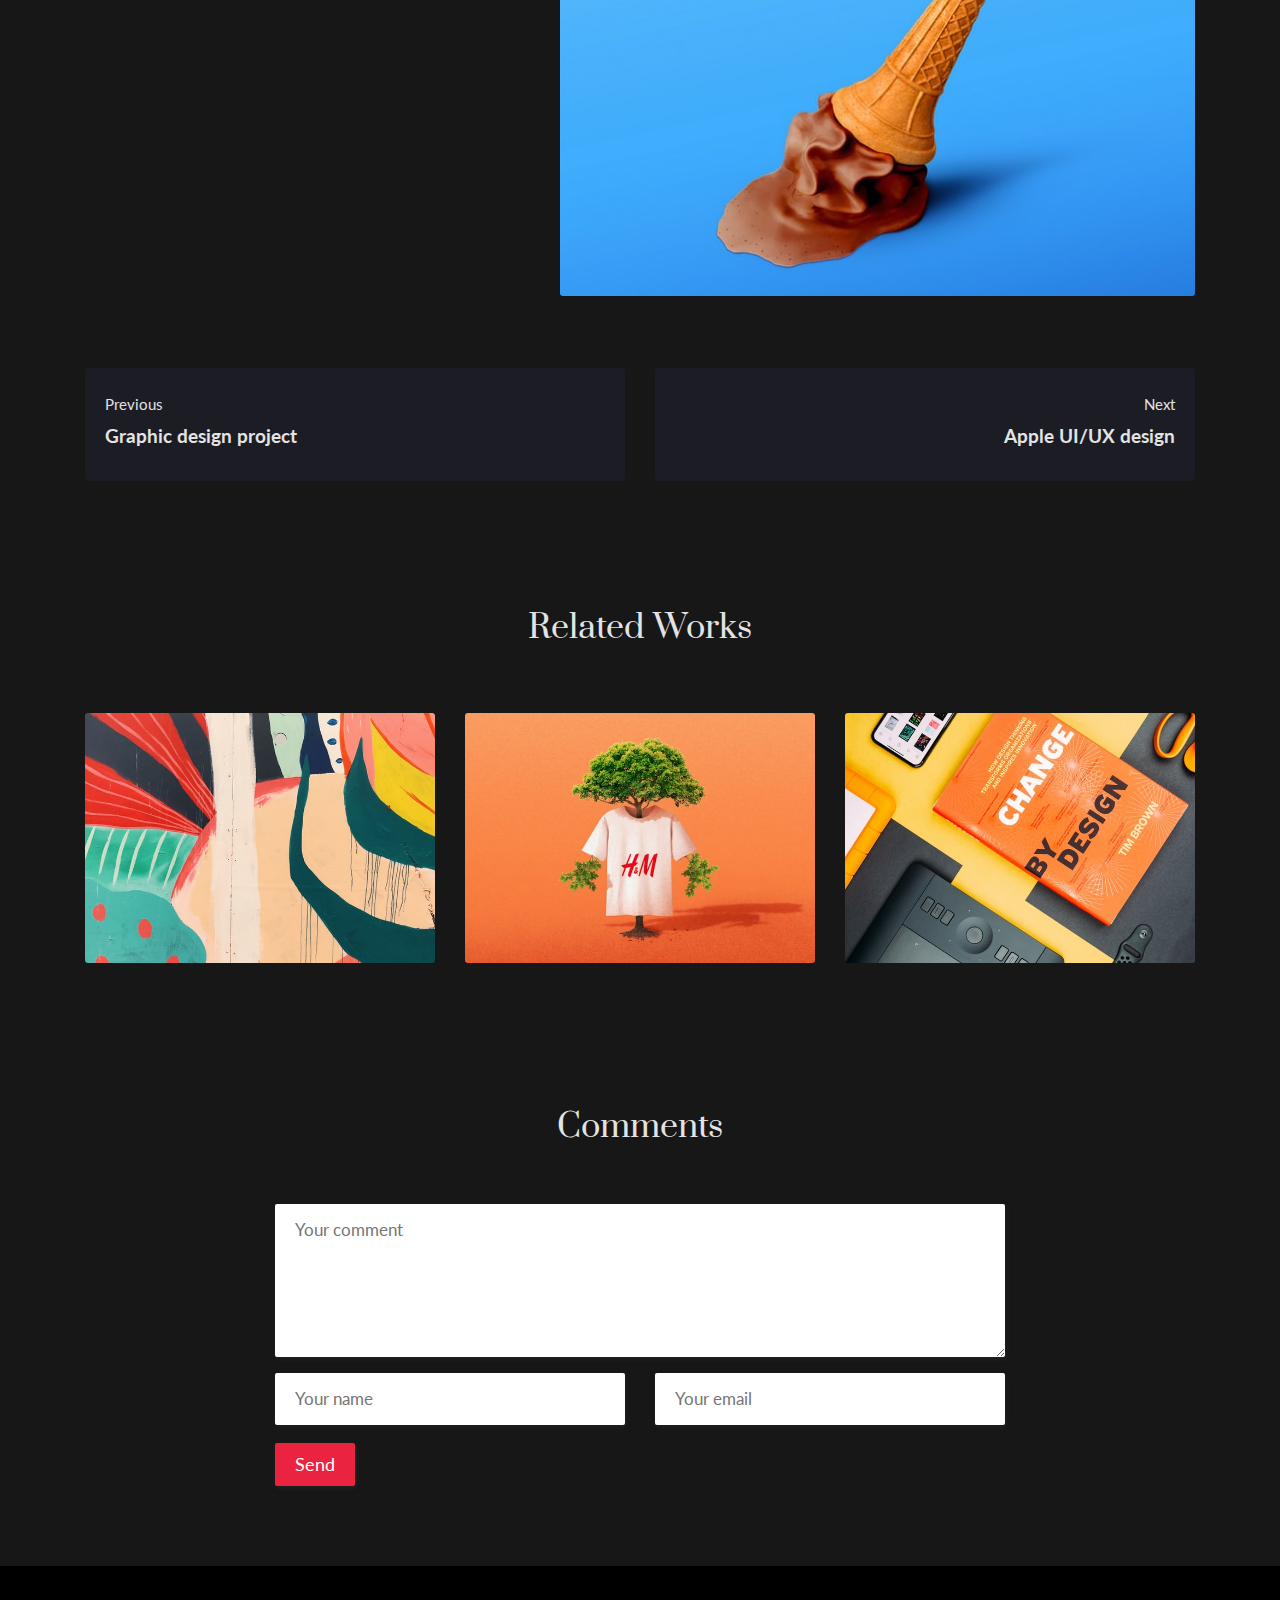
<file: work-detail.html>
<html lang="en">

<head>
    <!-- Page title + Meta tags -->
    <meta charset="UTF-8">
    <meta name="viewport" content="width=device-width, initial-scale=1.0">
    <title>Work Page - Kevin</title>
    <meta name="description" content="A respansive personal web template using bootstrap 4.5">
    <meta name="keywords" content="">
    <meta name="author" content="EvinCode">


    <!-- Favicon -->
    <link rel="icon" type="image/png" href="icons/favicon.png" />

    <!-- Main Styles -->
    <link rel="stylesheet" href="css/style.css">
    <!-- Animate -->
    <link href="css/aos.css" rel="stylesheet">
    <!-- Bootstrap CSS -->
    <link rel="stylesheet" href="css/bootstrap.min.css">
    <link rel="stylesheet" href="css/respansive.css">

</head>

<body>
    <!-- Header -->
    <header id="myHeader">
        <div class="container">
            <div class="row justify-content-between">
                <div class="col-3">
                    <!-- Logo -->
                    <div class="logo mt-3" draggable="true">
                        <a href="./index.html">
                            <img src="img/logo-light.png" alt="Kevin">
                        </a>
                    </div>
                    <!-- Logo end -->
                </div>
                <div class="col-8">
                    <div class="main-menu">
                        <!-- Normal menu -->
                        <div class="normal-menu d-none d-lg-block" draggable="true">
                            <nav>
                                <ul>
                                    <li>
                                        <a href="#home">Home</a>
                                    </li>
                                    <li>
                                        <a href="#about">About</a>
                                    </li>
                                    <li>
                                        <a href="#services">Services</a>
                                    </li>
                                    <li>
                                        <a href="#works">Works</a>
                                    </li>
                                    <li>
                                        <a href="#clients">Clients</a>
                                    </li>
                                    <li>
                                        <a href="#blog">Blog</a>
                                    </li>
                                    <li>
                                        <a href="#contact">Contact</a>
                                    </li>
                                </ul>
                            </nav>
                        </div>
                        <!-- Normal menu end -->
                        <!-- Mobile menu -->
                        <div class="mobile-menu d-lg-none">
                            <div id="mySidenav" class="sidenav">
                                <a href="javascript:void(0)" class="closebtn" onclick="closeNav()">&times;</a>
                                <a href="#home">Home</a>
                                <a href="#about">About</a>
                                <a href="#services">Services</a>
                                <a href="#works">Works</a>
                                <a href="#clients">Clients</a>
                                <a href="#blog">Blog</a>
                                <a href="#contact">Contact</a>
                            </div>
                            <div class="ui-menu" draggable="true" onclick="openNav()">
                                <img class="mt-3" src="icons/menu.png">
                            </div>
                        </div>
                        <!-- Mobile menu end -->
                    </div>
                </div>
            </div>
        </div>
    </header>
    <!-- Header end -->

    <!-- Page title -->
    <section class="page-title my-3">
        <div class="container">
            <div class="row">
                <div class="col-12">
                    <div class="pageinfo py-5">
                        <h1 class="pt-4">Envato web design project</h1>
                        <div class="post-info page-breadcrumb">
                            <ul>
                                <li class="author">by Alex Touy</li>
                                <li class="date-publish">June 02, 2020</li>
                                <li class="post-category">
                                    <a href="./works.html">Web design</a>
                                </li>
                            </ul>
                        </div>
                    </div>
                </div>
            </div>
        </div>
    </section>
    <!-- Page title end -->
    <div class="container mt-5">
        <div class="row">
            <div class="col-12 col-md-5">
                <div class="post-content mt-5 mb-3">
                    <p>Lorem ipsum dolor sit amet, consectetur adipiscing elit, sed do eiusmod tempor incididunt ut labore et dolore magna aliqua. Egestas purus viverra accumsan in nisl nisi. Arcu cursus vitae congue mauris rhoncus aenean vel elit scelerisque.
                </div>
                <hr>
                <div class="shareworks mb-5">
                    <ul class="pl-3">
                        <li>Year: 2020</li>
                        <li>Company: Envato</li>
                        <li>Tech project: Adobe xd, JavaScript</li>
                    </ul>
                </div>
            </div>
            <div class="col-12 col-md-7">
                <div class="my-post">
                    <div class="post-img mb-4">
                        <img src="img/work (4).jpg" alt="">
                    </div>
                    <div class="post-img mb-4">
                        <img src="img/work (6).jpg" alt="">
                    </div>
                    <div class="post-img mb-4">
                        <img src="img/work (5).jpg" alt="">
                    </div>
                </div>
            </div>
        </div>
        <div class="row my-5">
            <div class="col-6">
                <a href="#">
                    <div class="pre-post pnp-blog">
                        <div class="preandnext">Previous</div>
                        <h3>Graphic design project</h3>
                    </div>
                </a>
            </div>
            <div class="col-6">
                <a href="#">
                    <div class="next-post pnp-blog">
                        <div class="preandnext">Next</div>
                        <h3>Apple UI/UX design</h3>
                    </div>
                </a>
            </div>
        </div>
    </div>
    <!-- Related Works -->
    <section id="morearticle">
        <div class="container">
            <div class="row">
                <div class="col-12">
                    <div class="sec-more">
                        <h2>Related Works</h2>
                    </div>
                </div>
            </div>
            <div class="row">
                <div class="col-12 col-lg-4">
                    <div class="awork">
                        <a href="./work-detail.html">
                            <img src="img/work (3).jpg" alt="Project">
                            <div class="overlay">
                                <div class="textwork">Graphic design project</div>
                            </div>
                        </a>
                    </div>
                </div>
                <div class="col-12 col-lg-4">
                    <div class="awork">
                        <a href="./work-detail.html">
                            <img src="img/work (2).jpg" alt="Project">
                            <div class="overlay">
                                <div class="textwork">EvinCode web design</div>
                            </div>
                        </a>
                    </div>
                </div>
                <div class="col-12 col-lg-4">
                    <div class="awork">
                        <a href="./work-detail.html">
                            <img src="img/work (1).jpg" alt="Project">
                            <div class="overlay">
                                <div class="textwork">Web development</div>
                            </div>
                        </a>
                    </div>
                </div>
            </div>
        </div>
    </section>

    <!-- Related Works end -->
    <!-- Comments -->
    <div class="container mb-5">
        <div class="row">
            <div class="col-md"></div>
            <div class="col-12 col-md-8">
                <div class="comments mb-4">
                    <div class="sec-more">
                        <h2>Comments</h2>
                    </div>
                    <form action="" class="sendcomment">
                        <textarea name="yourcomment" id="your-comment" cols="30" rows="5" placeholder="Your comment"></textarea>
                        <input type="text" id="cm-name" placeholder="Your name">
                        <input type="email" id="cm-email" placeholder="Your email">
                        <input type="submit" id="submit" value="Send">
                    </form>
                </div>
            </div>
            <div class="col-md"></div>
        </div>
    </div>
    <!-- Comments end -->

    <!-- Footer -->
    <footer id="footerlina">
        <div class="container">
            <div class="row">
                <div class="col-12">
                    <div class="footercontent" data-aos="zoom-in-up">
                        <div class="logo pt-5 pb-4" draggable="true">
                            <a href="#" class="lightlogo">
                                <img src="img/logo-light.png" alt="Kevin">
                            </a>
                        </div>
                        <ul class="fo-socialmedia">
                            <li>
                                <a href="#"><img src="icons/twitter.svg" alt="twitter"></a>
                            </li>
                            <li>
                                <a href="#"><img src="icons/instagram.svg" alt="instagram"></a>
                            </li>
                            <li>
                                <a href="#"><img src="icons/facebook.svg" alt="facebook"></a>
                            </li>
                        </ul>
                        <div class="copyright pt-2 pb-4">
                            ℗ 2020 Kevin theme, Created by EvinCode
                        </div>
                    </div>
                </div>
            </div>
        </div>
    </footer>
    <!-- Footer end -->
    <!-- Optional JavaScript -->
    <!-- jQuery first, then Popper.js, then Bootstrap JS -->
    <script src="js/jquery-3.5.1.slim.min.js"></script>
    <script src="js/popper.min.js"></script>
    <script src="js/bootstrap.min.js"></script>
    <!-- Animate -->
    <script src="js/aos.js"></script>
    <script>
        /* Mobile menu */
        function openNav() {
            document.getElementById("mySidenav").style.width = "250px";
        }

        function closeNav() {
            document.getElementById("mySidenav").style.width = "0";
        }
        // Header sticky
        window.onscroll = function() {
            myFunction()
        };
        var header = document.getElementById("myHeader");
        var sticky = header.offsetTop;

        function myFunction() {
            if (window.pageYOffset > sticky) {
                header.classList.add("headersticky");
            } else {
                header.classList.remove("headersticky");
            }
        }
        // animate start
        AOS.init();
    </script>
</body>

</html>
</file>
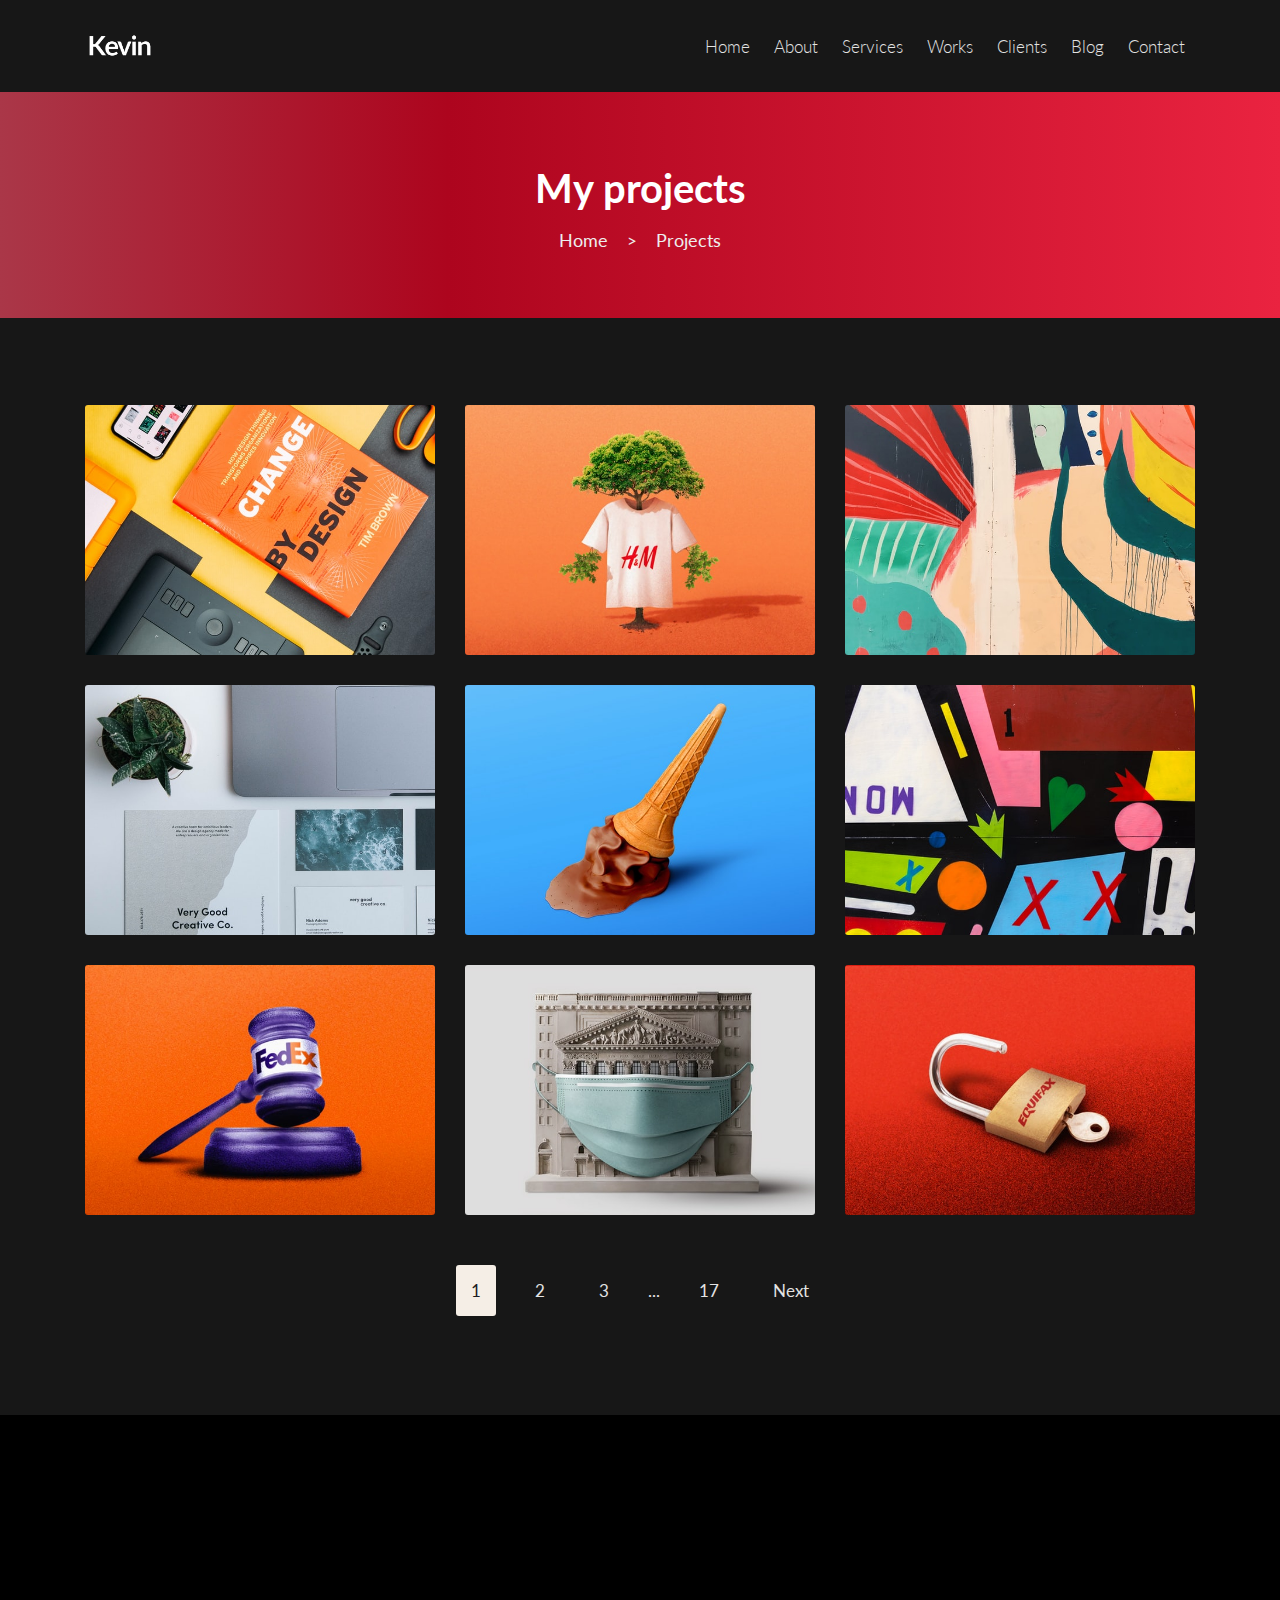
<file: works.html>
<html lang="en">

<head>
    <!-- Page title + Meta tags -->
    <meta charset="UTF-8">
    <meta name="viewport" content="width=device-width, initial-scale=1.0">
    <title>Works - Kevin</title>
    <meta name="description" content="A respansive personal web template using bootstrap 4.5">
    <meta name="keywords" content="">
    <meta name="author" content="EvinCode">


    <!-- Favicon -->
    <link rel="icon" type="image/png" href="icons/favicon.png" />

    <!-- Main Styles -->
    <link rel="stylesheet" href="css/style.css">
    <!-- Animate -->
    <link href="css/aos.css" rel="stylesheet">
    <!-- Bootstrap CSS -->
    <link rel="stylesheet" href="css/bootstrap.min.css">
    <link rel="stylesheet" href="css/respansive.css">

</head>

<body>
    <!-- Header -->
    <header id="myHeader">
        <div class="container">
            <div class="row justify-content-between">
                <div class="col-3">
                    <!-- Logo -->
                    <div class="logo mt-3" draggable="true">
                        <a href="./index.html">
                            <img src="img/logo-light.png" alt="Kevin">
                        </a>
                    </div>
                    <!-- Logo end -->
                </div>
                <div class="col-8">
                    <div class="main-menu">
                        <!-- Normal menu -->
                        <div class="normal-menu d-none d-lg-block" draggable="true">
                            <nav>
                                <ul>
                                    <li>
                                        <a href="#home">Home</a>
                                    </li>
                                    <li>
                                        <a href="#about">About</a>
                                    </li>
                                    <li>
                                        <a href="#services">Services</a>
                                    </li>
                                    <li>
                                        <a href="#works">Works</a>
                                    </li>
                                    <li>
                                        <a href="#clients">Clients</a>
                                    </li>
                                    <li>
                                        <a href="#blog">Blog</a>
                                    </li>
                                    <li>
                                        <a href="#contact">Contact</a>
                                    </li>
                                </ul>
                            </nav>
                        </div>
                        <!-- Normal menu end -->
                        <!-- Mobile menu -->
                        <div class="mobile-menu d-lg-none">
                            <div id="mySidenav" class="sidenav">
                                <a href="javascript:void(0)" class="closebtn" onclick="closeNav()">&times;</a>
                                <a href="#home">Home</a>
                                <a href="#about">About</a>
                                <a href="#services">Services</a>
                                <a href="#works">Works</a>
                                <a href="#clients">Clients</a>
                                <a href="#blog">Blog</a>
                                <a href="#contact">Contact</a>
                            </div>
                            <div class="ui-menu" draggable="true" onclick="openNav()">
                                <img class="mt-3" src="icons/menu.png">
                            </div>
                        </div>
                        <!-- Mobile menu end -->
                    </div>
                </div>
            </div>
        </div>
    </header>
    <!-- Header end -->
    <!-- Page title -->
    <section class="page-title my-3">
        <div class="container">
            <div class="row">
                <div class="col-12">
                    <div class="pageinfo py-5">
                        <h1 class="pt-4">My projects</h1>
                        <div class="page-breadcrumb">
                            <ul>
                                <li><a href="#">Home</a></li> >
                                <li><a href="#">Projects</a></li>
                            </ul>
                        </div>
                    </div>
                </div>
            </div>
        </div>
    </section>
    <!-- Page title end -->

    <!-- Works Archive -->
    <div class="blog-archive my-5 pt-4">
        <div class="container">
            <div class="row">
                <div class="col-12 col-md-6 col-lg-4">
                    <div class="awork">
                        <a href="./work-detail.html">
                            <img src="img/work (1).jpg" alt="Project">
                            <div class="overlay">
                                <div class="textwork">Hello World</div>
                            </div>
                        </a>
                    </div>
                </div>
                <div class="col-12 col-md-6 col-lg-4">
                    <div class="awork">
                        <a href="./work-detail.html">
                            <img src="img/work (2).jpg" alt="Project">
                            <div class="overlay">
                                <div class="textwork">Website design</div>
                            </div>
                        </a>
                    </div>
                </div>
                <div class="col-12 col-md-6 col-lg-4">
                    <div class="awork">
                        <a href="./work-detail.html">
                            <img src="img/work (3).jpg" alt="Project">
                            <div class="overlay">
                                <div class="textwork">One Project</div>
                            </div>
                        </a>
                    </div>
                </div>
                <div class="col-12 col-md-6 col-lg-4">
                    <div class="awork">
                        <a href="./work-detail.html">
                            <img src="img/work (4).jpg" alt="Project">
                            <div class="overlay">
                                <div class="textwork">Graphic design project</div>
                            </div>
                        </a>
                    </div>
                </div>
                <div class="col-12 col-md-6 col-lg-4">
                    <div class="awork">
                        <a href="./work-detail.html">
                            <img src="img/work (5).jpg" alt="Project">
                            <div class="overlay">
                                <div class="textwork">Banner design project</div>
                            </div>
                        </a>
                    </div>
                </div>
                <div class="col-12 col-md-6 col-lg-4">
                    <div class="awork">
                        <a href="./work-detail.html">
                            <img src="img/work (6).jpg" alt="Project">
                            <div class="overlay">
                                <div class="textwork">UI/UX design for Envato</div>
                            </div>
                        </a>
                    </div>
                </div>
                <div class="col-12 col-md-6 col-lg-4">
                    <div class="awork">
                        <a href="./work-detail.html">
                            <img src="img/work (7).jpg" alt="Project">
                            <div class="overlay">
                                <div class="textwork">EvinCode web design</div>
                            </div>
                        </a>
                    </div>
                </div>
                <div class="col-12 col-md-6 col-lg-4">
                    <div class="awork">
                        <a href="./work-detail.html">
                            <img src="img/work (9).jpg" alt="Project">
                            <div class="overlay">
                                <div class="textwork">EvinCode Web development</div>
                            </div>
                        </a>
                    </div>
                </div>
                <div class="col-12 col-md-6 col-lg-4">
                    <div class="awork">
                        <a href="./work-detail.html">
                            <img src="img/work (8).jpg" alt="Project">
                            <div class="overlay">
                                <div class="textwork">Hello World</div>
                            </div>
                        </a>
                    </div>
                </div>
            </div>
            <div class="row py-5">
                <div class="col-12">
                    <div class="page-count">
                        <ul>
                            <li class="active"><a href="#">1</a></li>
                            <li><a href="#">2</a></li>
                            <li><a href="#">3</a></li>
                            <li>...</li>
                            <li><a href="#">17</a></li>
                            <li><a href="#">Next</a></li>
                        </ul>
                    </div>
                </div>
            </div>
        </div>
    </div>
    <!-- Works Archive end-->


    <!-- Footer -->
    <footer id="footerlina">
        <div class="container">
            <div class="row">
                <div class="col-12">
                    <div class="footercontent" data-aos="zoom-in-up">
                        <div class="logo pt-5 pb-4" draggable="true">
                            <a href="#" class="lightlogo">
                                <img src="img/logo-light.png" alt="Kevin">
                            </a>
                        </div>
                        <ul class="fo-socialmedia">
                            <li>
                                <a href="#"><img src="icons/twitter.svg" alt="twitter"></a>
                            </li>
                            <li>
                                <a href="#"><img src="icons/instagram.svg" alt="instagram"></a>
                            </li>
                            <li>
                                <a href="#"><img src="icons/facebook.svg" alt="facebook"></a>
                            </li>
                        </ul>
                        <div class="copyright pt-2 pb-4">
                            ℗ 2020 Kevin theme, Created by EvinCode
                        </div>
                    </div>
                </div>
            </div>
        </div>
    </footer>
    <!-- Footer end -->
    <!-- Optional JavaScript -->
    <!-- jQuery first, then Popper.js, then Bootstrap JS -->
    <script src="js/jquery-3.5.1.slim.min.js"></script>
    <script src="js/popper.min.js"></script>
    <script src="js/bootstrap.min.js"></script>
    <!-- Animate -->
    <script src="js/aos.js"></script>
    <script>
        /* Mobile menu */
        function openNav() {
            document.getElementById("mySidenav").style.width = "250px";
        }

        function closeNav() {
            document.getElementById("mySidenav").style.width = "0";
        }
        // Header sticky
        window.onscroll = function() {
            myFunction()
        };
        var header = document.getElementById("myHeader");
        var sticky = header.offsetTop;

        function myFunction() {
            if (window.pageYOffset > sticky) {
                header.classList.add("headersticky");
            } else {
                header.classList.remove("headersticky");
            }
        }
        // animate start
        AOS.init();
    </script>
</body>

</html>
</file>
<file: css/respansive.css>
@media (max-width: 991px) {
    .about-me {
        margin-top: 100px;
    }
    .tags ul li {
        font-size: 13px;
        margin-top: 30px;
    }
    .pnp-blog h3 {
        font-size: 15px;
    }
}

@media (max-width: 767px) {
    .about-me {
        margin-top: 0px !important;
        padding-bottom: 50px;
    }
    .contact-box {
        float: left;
        margin-top: 20px;
    }
    .pcnt {
        padding: 0px 25px;
    }
    .page-count ul li {
        margin-top: 20px;
    }
    .page-count ul li a {
        font-size: 15px;
    }
    .headersticky {
        padding-top: 0.5rem !important;
        padding-bottom: 18px !important;
    }
}

@media (max-width: 575px) {
    #about {
        text-align: center;
    }
    .ex-text {
        font-size: 29px;
        text-align: center;
        margin-top: 0;
        margin-bottom: 30px;
    }
    .owl-prev {
        left: 15px;
    }
    .owl-next {
        right: 15px;
    }
    .textHead h1 {
        text-align: center;
    }
    .linksHead button {
        margin: 20px auto;
        display: block;
    }
    .textHead a {
        margin-top: 50px !important;
        text-align: center;
        border-bottom: 0;
        display: block;
    }
}
</file>
<file: css/style.css>
/*-----------------------------------------------------------
* Template Name    : Kevin - Personal Bootstrap 4.5 theme
* Author           : EvinCode
* Version          : 1.0.0 Dark
* Created          : July 2020 
* File Description : Main css file of the template
*------------------------------------------------------------
*/


/* Google fonts */

@import url('https://fonts.googleapis.com/css2?family=Lato:wght@300;400;700&family=Prata&display=swap');

/* Basic */

html {
    scroll-behavior: smooth;
}

body {
    font-family: 'Lato', sans-serif !important;
    font-size: 17px !important;
    color: #e3e3e3 !important;
    background: #171717 !important;
}

a {
    text-decoration: none !important;
    transition: all .3s;
}

img {
    max-width: 100%;
    object-fit: cover;
}

ul {
    padding: 0;
}

::selection {
    background: #ea2340;
    color: #fff;
}

h1,
h2,
h3,
h4,
h5,
h5 {
    font-family: 'Prata', serif;
}


/* Basic end */


/* Header MENU */

#myHeader {
    padding-top: 1rem;
    transition: all .5s;
}

.ui-menu {
    float: right;
    cursor: pointer;
}

.ui-menu img {
    width: 20px;
}

.normal-menu {
    padding-top: 18px;
    float: right;
}

.normal-menu li {
    list-style: none;
    display: inline-block;
    padding: 0 10px;
}

.normal-menu li a {
    color: #e3e3e3;
    font-weight: 300;
}

.normal-menu li a:hover {
    color: #ea2340;
}

.normal-menu li a:active {
    color: blue;
}

.headersticky {
    position: fixed;
    top: 0;
    width: 100%;
    background: #000;
    z-index: 99;
    padding: 0.5rem 0!important;
    transition: all .5s;
    box-shadow: 1px 1px 16px #212121;
}


/* Header menu end */


/* Mobile MENU */

.sidenav {
    height: 100%;
    width: 0;
    position: fixed;
    z-index: 1;
    top: 0;
    right: 0;
    background-color: #1c1d24;
    overflow-x: hidden;
    padding-top: 60px;
    transition: 0.5s;
}

.sidenav a {
    padding: 8px 8px 8px 32px;
    text-decoration: none;
    font-size: 25px;
    color: #818181;
    display: block;
}

.sidenav a:hover {
    color: #f1f1f1;
}

.sidenav .closebtn {
    position: absolute;
    top: 0;
    right: 25px;
    font-size: 36px;
    margin-left: 50px;
}

#main {
    transition: margin-left .5s;
    padding: 20px;
}

@media screen and (max-height: 450px) {
    .sidenav {
        padding-top: 15px;
    }
    .sidenav a {
        font-size: 18px;
    }
}


/* Mobile MENU end */


/* Logo Header */

.logo a img {
    width: 70px;
}


/* Logo Header end */


/* Index.html section basic */

#services,
#works,
#clientstextHead,
#blog {
    margin: 90px 0;
}

.section-title {
    text-align: center;
    margin: 15px 0 50px 0;
}


/** Index.html section basic end **/


/* Home Section */

.tophead {
    background: #171717;
    max-height: 100hv;
}

.pd-home {
    padding: 70px 0 150px 0 !important;
}

#design {
    position: relative;
    max-width: 100%;
    width: 430px;
    height: 430px;
    margin: auto;
}

#design>*,
#blend>* {
    position: absolute;
    height: 100%;
    width: 100%;
}

#rotatedBorder {
    box-sizing: border-box;
    border: 10px #ea2340 solid;
    transform: rotate(45deg);
    box-shadow: 0 0 10px #ea2340, inset 0 0 20px #eb311f;
}

.grid {
    display: grid;
    grid: repeat(2, 1fr) / repeat(2, 1fr);
}

[data-white] {
    background-color: white;
}

#blend {
    mix-blend-mode: multiply;
}

#design>img {
    box-shadow: 0 5px 20px #424242;
}

.textHead {
    margin-top: 130px;
}

.textHead h1 {
    font-family: 'Prata', serif;
    font-size: 35px;
    line-height: 50px;
}

.textHead button {
    border: 2px solid #000;
    background: #fff;
    padding: 5px 20px;
    font-size: 18px;
}

.textHead button img {
    padding-left: .5rem;
    transition: ease-in .2s;
}

.textHead button:hover img {
    padding-left: 20px;
}

.textHead a {
    font-size: 15px;
    color: #e4e4e4;
    letter-spacing: 0.25px;
    border-bottom: 1px solid #ea2340;
}

.textHead a:hover {
    color: #ea2340;
}


/** Home Section end **/


/* About Section */

#about {
    display: block;
    clear: both;
    background: #ea2340;
    color: #eee;
    width: 100%;
}

.ex-number {
    font-size: 210px;
    font-weight: 700;
}

.ex-text {
    font-size: 35px;
    text-align: left;
    font-weight: 700;
    margin-top: 130px;
}

.about-me {
    margin-top: 130px;
}

.about-me p {
    font-weight: 300;
}


/** About Section end **/


/* Services Section */

.service-box {
    text-align: center;
    padding: 20px 15px;
    border-radius: 5px;
    transition: all .3s;
}

.service-box:hover {
    background: #1c1d24;
}

.service-icon img {
    width: 75px;
    height: 75px;
}

.service-box h3 {
    font-size: 22px;
    font-family: 'Lato', sans-serif !important;
}

.service-box p {
    font-weight: 300;
}


/** Services Section end **/


/* Works */

.awork {
    margin: 15px 0;
    position: relative;
    height: 250px;
}

.awork:hover {
    box-shadow: 1px 2px 5px #212121;
}

.awork a img {
    max-width: 100%;
    max-height: 100%;
    border-radius: 3px;
    height: 100%;
    width: 100%;
}

.overlay {
    position: absolute;
    top: 0;
    left: 0;
    right: 0;
    bottom: 0;
    opacity: 0;
    width: 100%;
    height: 100%;
    transition: all .5s;
    background: #eb311f;
}

.awork:hover .overlay {
    opacity: 0.8;
}

.textwork {
    color: white;
    font-size: 23px;
    font-weight: 400;
    position: absolute;
    top: 50%;
    left: 50%;
    -webkit-transform: translate(-50%, -50%);
    -ms-transform: translate(-50%, -50%);
    transform: translate(-50%, -50%);
    text-align: center;
}

.viewmore {
    text-align: center;
    margin-top: 50px;
}

.viewmore a {
    border-radius: 3px;
    background: #ea2340;
    padding: 10px 25px;
    font-size: 18px;
    color: #fff;
    transition: all .5s;
}

.viewmore a:hover {
    background: #b40d1a;
    color: #fff;
}


/** Works end **/


/* Cliets section */

#clients {
    background: #1c1d24;
    padding-bottom: 80px;
    margin-top: 100px;
    color: #e3e3e3;
}

.sectitle-two {
    text-align: center;
    margin: 65px 0 50px 0;
}

.client {
    text-align: center;
}

.client img {
    width: 70px !important;
    height: 70px;
    border-radius: 90%;
    margin: 0 auto;
    display: block;
}

.client h4 {
    font-size: 19px;
    font-weight: 700;
    display: block;
    font-family: 'Lato', sans-serif !important;
}

.client p {
    font-weight: 300;
    padding: 0 15px;
}

.owl-prev,
.owl-next {
    font-size: 70px !important;
    position: absolute;
    top: 50px;
    outline: none !important;
}

.owl-next {
    right: -15px;
}

.owl-prev {
    left: -15px;
}


/** Cliets section end **/


/* Blog section */

.blogpost {
    border-radius: 5px;
    transition: all .2s;
}

.blogpost:hover {
    background: #1c1d24;
    box-shadow: 1px 3px 16px #1c1d24;
}

.blogpost figure img {
    max-width: 100%;
    max-height: 240px;
    border-radius: 5px 5px 0 0;
    width: 100%;
}

.pbox {
    padding: 5px 15px;
}

.post-date {
    font-size: 15px;
}

.post-date img {
    width: 20px;
}

.pbox h3 {
    font-size: 18px;
    font-weight: 600;
    font-family: 'Lato', sans-serif !important;
}

.pbox h3 a {
    color: #e3e3e3;
}

.pbox h3 a:hover {
    color: #ea2340;
}


/** Blog section end **/


/* Contact me */

#contact {
    background: #1c1d24;
    padding: 80px 0;
    margin-top: 110px;
    border-top: 2px solid #ea2340;
}

.talk-sec {
    color: #e3e3e3;
}

.talk-sec h2 {
    font-size: 35px;
    line-height: 50px;
}

.talk-sec p {
    font-weight: 300;
}

.contact-box {
    float: right;
    margin-top: 20px;
}

.contact-box ul li {
    list-style: none;
    padding: 7px 0;
    color: #e3e3e3;
}

.contact-form input,
.contact-form textarea {
    border: none;
    border-radius: 3px;
    padding: 10px 15px;
    outline: none;
    box-shadow: 1px 2px 5px #212121;
    margin: 8px 0;
}

input#name,
input#email {
    width: 49%;
}

input#name {
    float: left;
}

input#email {
    float: right;
}

input#subject {
    width: 100%;
}

#message {
    display: block;
    width: 100%;
}

#submit {
    background: #ea2340;
    color: #fff;
    margin-top: 10px;
    padding: 8px 20px;
    font-size: 18px;
    transition: all .3s;
}

#submit:hover {
    background: #b40d1a;
}


/** Contact me end **/


/* Footer */

#footerlina {
    background: #000;
    color: #fff;
    text-align: center;
    margin: 0 auto;
}

.fo-socialmedia li {
    list-style: none;
    display: inline-block;
    padding-left: 5px;
    padding-right: 5px;
}

.fo-socialmedia li a img {
    width: 24px;
    transition: all .3s;
}

.fo-socialmedia li a:hover img {
    opacity: 0.5;
}

.copyright {
    color: #eee;
    font-weight: 300;
    font-size: 16px;
}


/** Footer end **/


/* 404 Page style */

.error-message {
    text-align: center;
}

.emt {
    font-size: 150px;
    font-family: 'Prata', serif;
    color: #e3e3e3;
}

.error-message h1 {
    font-size: 30px;
}

.error-message a {
    background: #ea2340;
    color: #fff;
    margin: 20px 0;
    padding: 8px 20px;
    font-size: 18px;
    border-radius: 2px;
    transition: all .3s;
}

.error-message a:hover {
    background: #b40d1a;
    color: #fff;
}


/** 404 Page style end **/


/* Page title */

.page-title {
    background: rgb(170, 55, 72);
    background: linear-gradient(90deg, rgba(170, 55, 72, 1) 0%, rgba(173, 5, 30, 1) 35%, rgba(234, 35, 64, 1) 100%);
    color: #fff;
    text-align: center;
}

.page-title h1 {
    font-size: 40px;
    font-weight: 700;
    font-family: 'Lato', sans-serif !important;
}

.page-breadcrumb {
    text-align: center;
    background: none;
    margin-top: 15px;
    color: #eee;
}

.page-breadcrumb a {
    color: #eee;
    font-size: 18px;
}

.page-breadcrumb a:hover {
    color: #fff;
}

.page-breadcrumb ul li {
    display: inline-block;
    padding: 0 15px;
}


/** Page title end **/


/* Page count */

.page-count {
    text-align: center;
}

.page-count ul li {
    display: inline-block;
    list-style: none;
    padding: 0 10px;
    transition: all .3s;
}

.page-count ul li a {
    color: #e3e3e3;
    border-radius: 3px;
    padding: 15px;
}

.page-count ul li a:hover {
    background: #f5eee6;
    color: #1c1d24 !important;
}

.active a {
    background: #f5eee6;
    color: #1c1d24 !important;
}


/** Page count end **/


/* post-detail.html style */

.post-img img {
    border-radius: 3px;
    width: 100%;
    max-width: 750px;
}

.post-content p {
    font-weight: 400;
    font-size: 18px;
    color: #BDBDBD;
    line-height: 30px;
}

.post-content h1,
.post-content h2,
.post-content h3,
.post-content h4,
.post-content h5,
.post-content h6 {
    font-family: 'Lato', sans-serif !important;
    font-weight: 700;
}

.tags {
    text-align: center;
}

.tags ul li {
    display: inline-block;
    list-style: none;
    padding: 0 10px;
    transition: all .3s;
    font-size: 15px;
}

.tags ul li a {
    background: #1c1d24;
    color: #f5eee6;
    border-radius: 3px;
    padding: 10px 15px;
}

.tags ul li a:hover {
    background: #ea2340;
    color: #fff;
}

.active a {
    background: #f5eee6;
    color: #1c1d24;
}

.pnp-blog {
    padding: 25px 20px;
    background: #1c1d24;
    border-radius: 3px;
    color: #e3e3e3;
    transition: all .3s;
}

.pnp-blog:hover {
    color: #fff;
    background: rgb(170, 55, 72);
    background: linear-gradient(90deg, rgba(170, 55, 72, 1) 0%, rgba(173, 5, 30, 1) 35%, rgba(234, 35, 64, 1) 100%);
}

.pnp-blog h3 {
    font-size: 19px;
    font-weight: 700;
    font-family: 'Lato', sans-serif !important;
}

.preandnext {
    font-size: 15px;
    margin-bottom: 10px;
}

#morearticle {
    background: #171717;
    padding-bottom: 50px;
}

.sec-more {
    text-align: center;
    margin: 80px 0 50px 0;
}

.next-post {
    text-align: right;
}


/* Comment section */

.sendcomment textarea,
.sendcomment input {
    border: none;
    border-radius: 2px;
    padding: 13px 20px;
    outline: none;
    box-shadow: 1px 2px 5px #212121;
    margin: 8px 0;
    color: #757575;
}

.sendcomment textarea {
    width: 100%;
}

#cm-name {
    width: 48%;
    float: left;
}

#cm-email {
    width: 48%;
    float: right;
}

#submit {
    background: #ea2340;
    color: #fff;
    margin-top: 10px;
    padding: 8px 20px;
    font-size: 18px;
    transition: all .3s;
}

#submit:hover {
    background: #b40d1a;
}


/** Comment section end **/


/** post-detail.html style end **/
</file>
